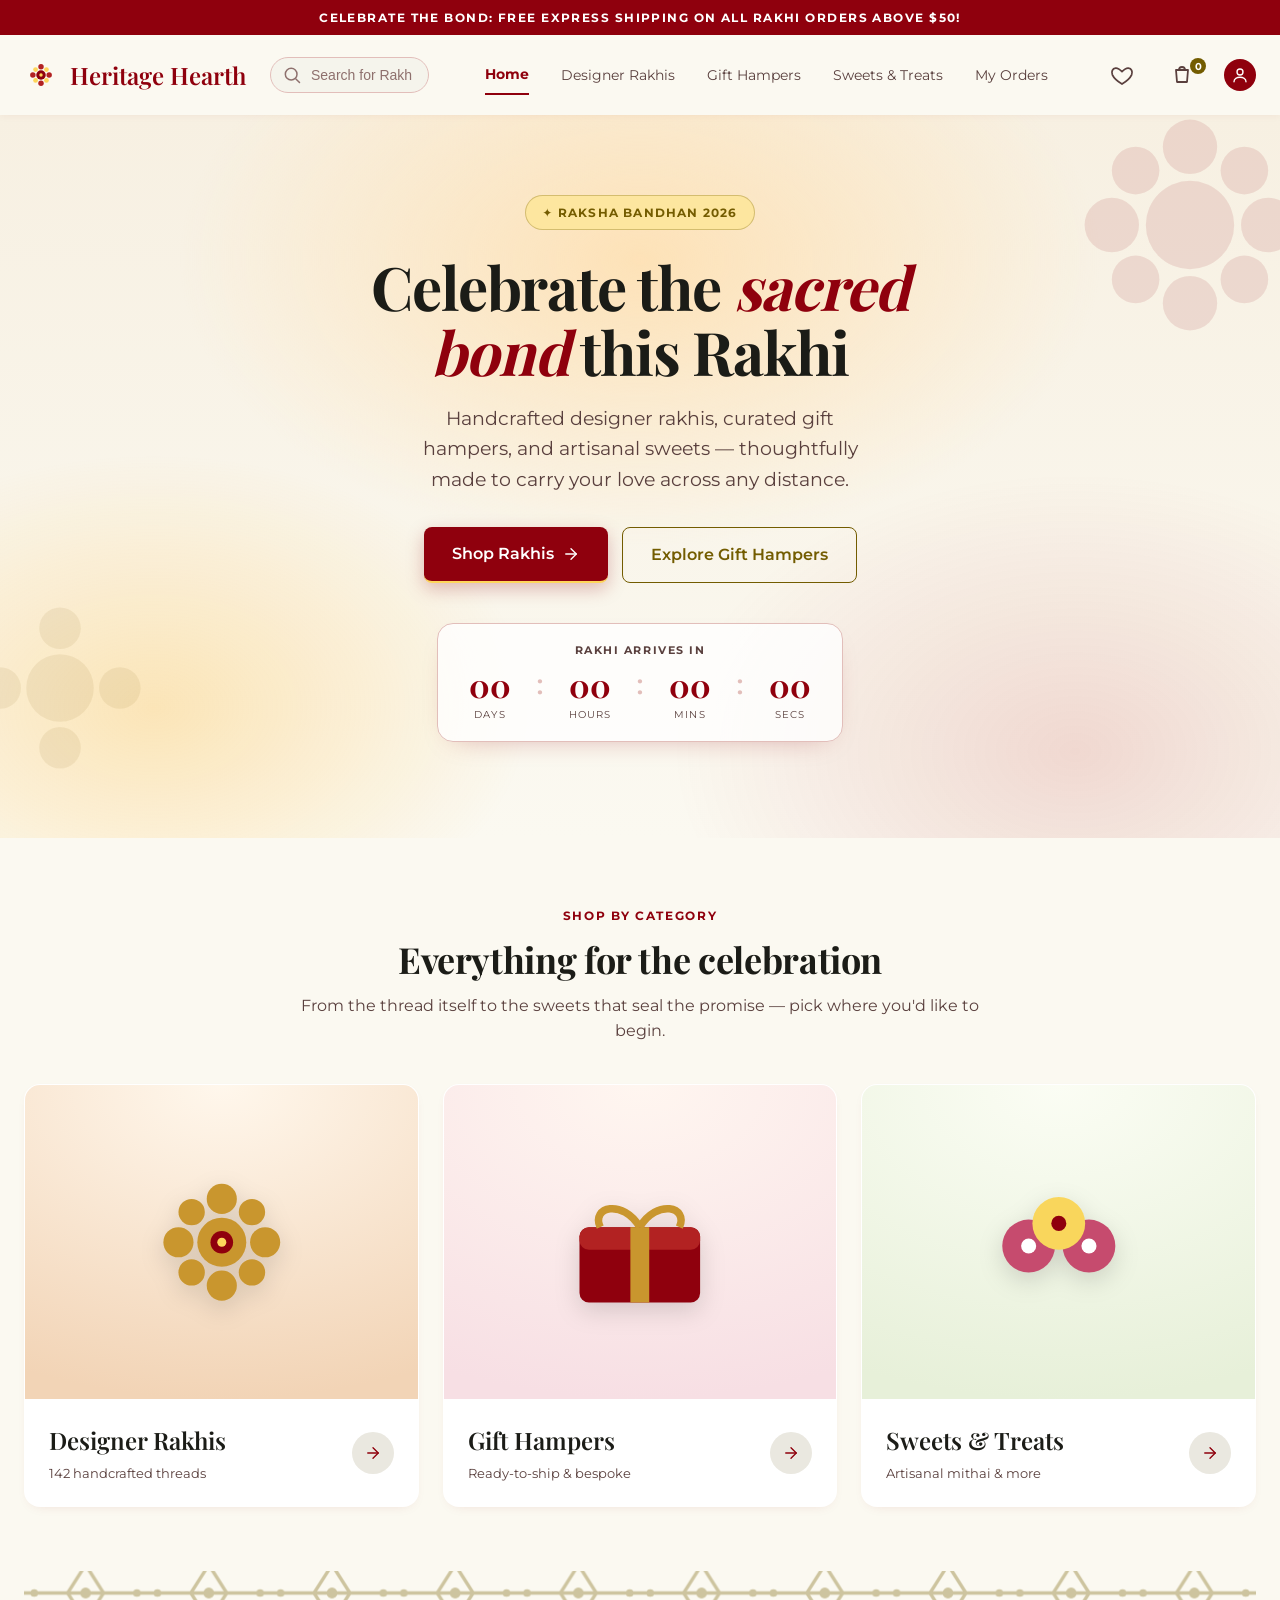
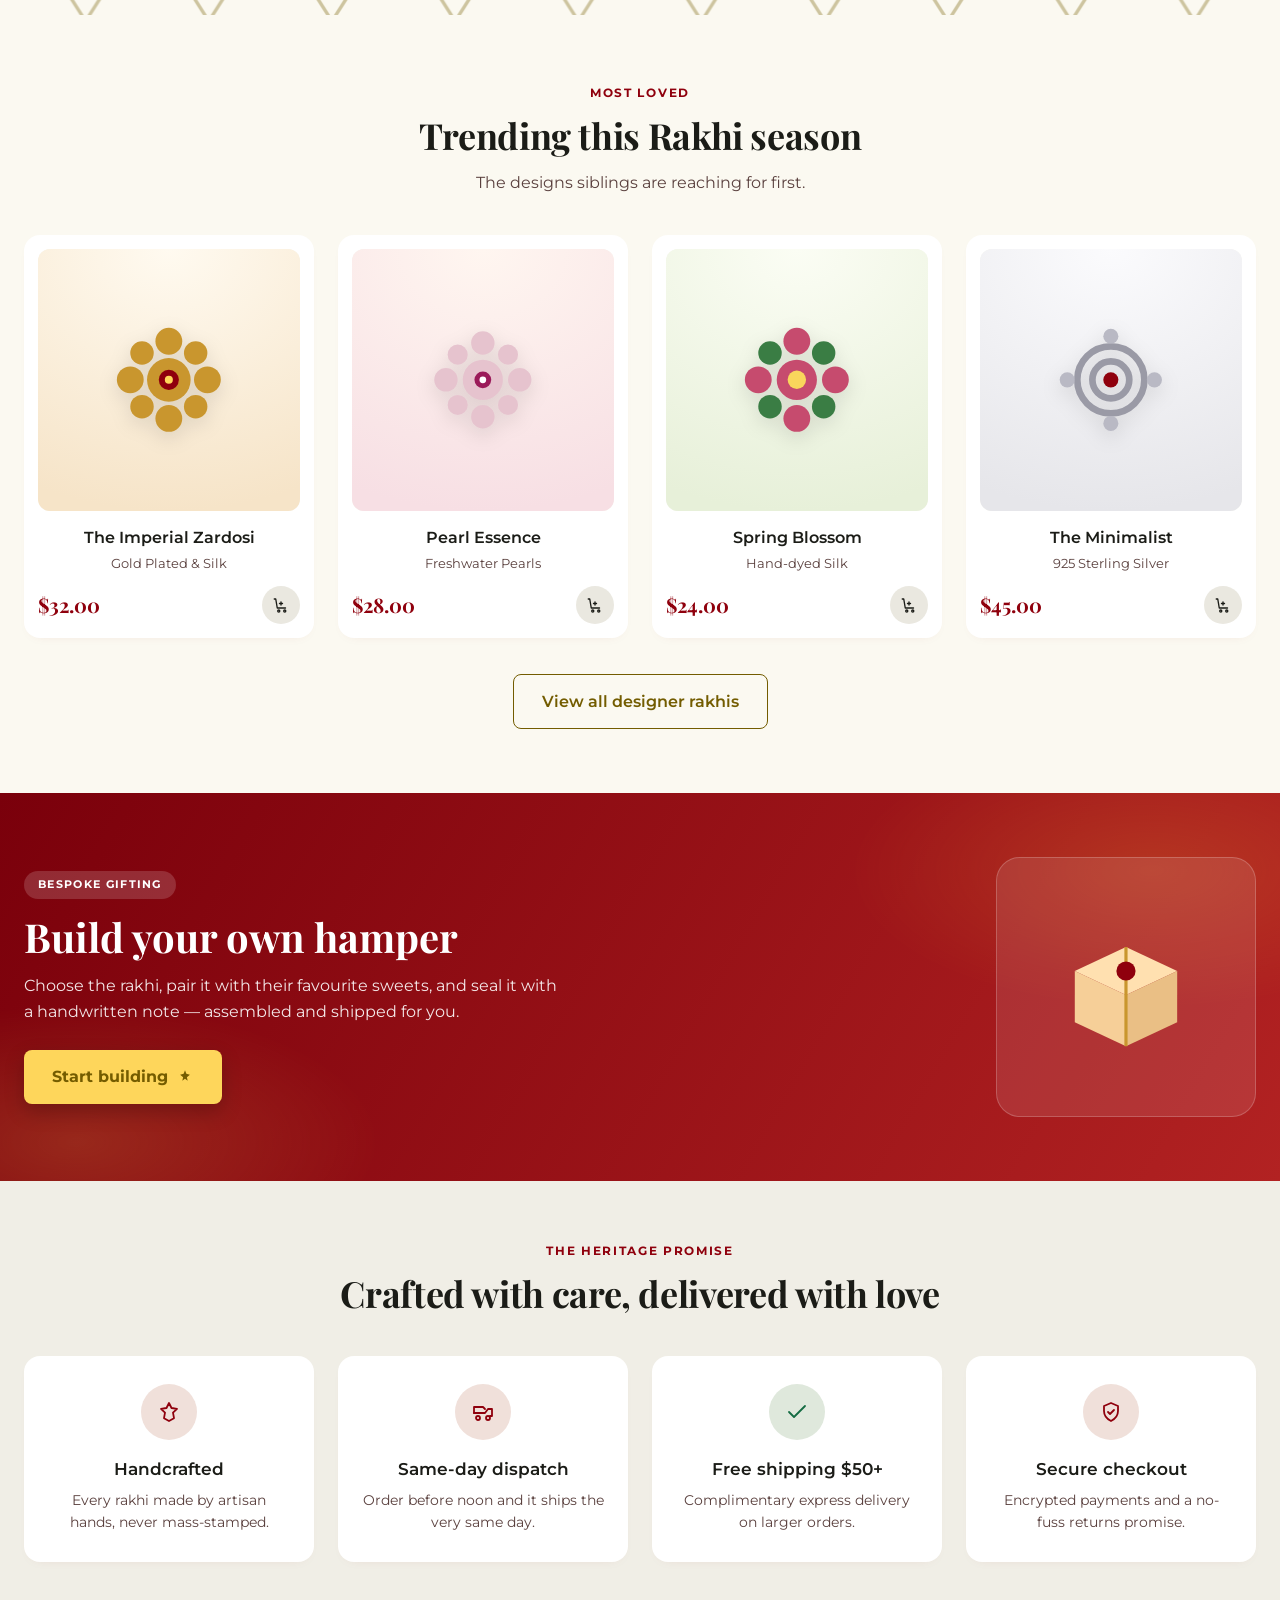
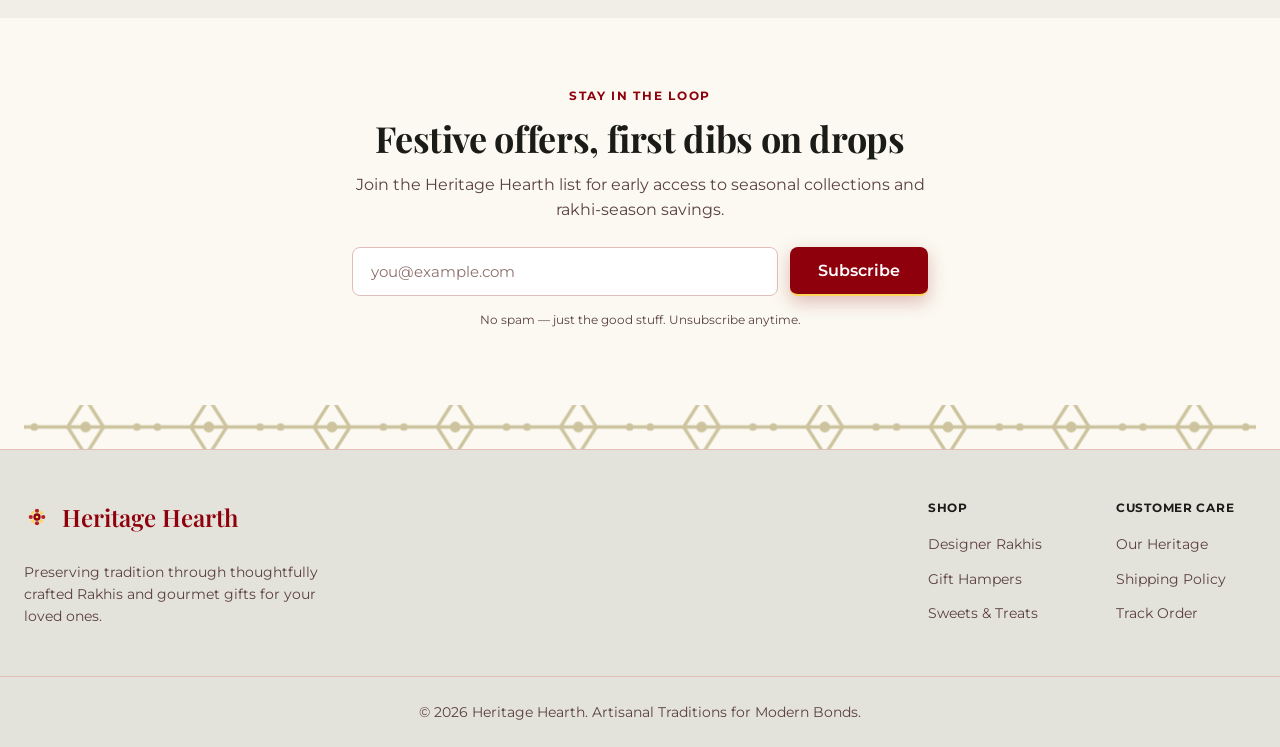
<file: index.html>
<!DOCTYPE html>
<html lang="en">
<head>
<meta charset="utf-8" />
<meta name="viewport" content="width=device-width, initial-scale=1.0" />
<title>Heritage Hearth — Raksha Bandhan</title>
<meta name="description" content="Celebrate the bond this Raksha Bandhan with handcrafted designer rakhis, curated gift hampers, and artisanal sweets." />
<style>
  /* ============ Embedded fonts (self-contained, no network) ============ */
  @font-face{font-family:'Playfair Display';font-style:normal;font-weight:600 700;font-display:swap;src:url([data-uri]) format('woff2');}
  @font-face{font-family:'Montserrat';font-style:normal;font-weight:400 700;font-display:swap;src:url([data-uri]) format('woff2');}

  /* ============ Design tokens (Heritage Hearth — DESIGN.md) ============ */
  :root{
    --background:#fbf9f1;--on-background:#1b1c17;
    --surface:#fbf9f1;--surface-variant:#e4e3db;
    --surface-container-lowest:#ffffff;--surface-container-low:#f5f4ec;--surface-container:#f0eee6;
    --surface-container-high:#eae8e0;--surface-container-highest:#e4e3db;
    --on-surface:#1b1c17;--on-surface-variant:#5a403e;
    --outline:#8e706d;--outline-variant:#e2beba;
    --primary:#8f000d;--on-primary:#ffffff;--primary-container:#b22222;--on-primary-container:#ffc8c2;--primary-fixed-dim:#ffb4ac;
    --secondary:#735c00;--on-secondary:#ffffff;--secondary-container:#fed65b;--on-secondary-container:#745c00;
    --tertiary:#5d3f00;--on-tertiary:#ffffff;--tertiary-container:#7c5500;
    --tertiary-fixed:#ffdeac;--tertiary-fixed-dim:#ffba38;--on-tertiary-fixed:#281900;
    --error:#ba1a1a;--on-error:#ffffff;
    --emerald:#146c43;--on-emerald:#ffffff;--gold-line:#fed65b;
    --serif:'Playfair Display', Georgia, 'Times New Roman', serif;
    --sans:'Montserrat', system-ui, -apple-system, 'Segoe UI', Roboto, sans-serif;
    --container:1280px;--gutter:24px;
  }

  *{box-sizing:border-box;}
  html{-webkit-text-size-adjust:100%;scroll-behavior:smooth;}
  body{margin:0;background:var(--background);color:var(--on-background);font-family:var(--sans);font-size:16px;line-height:1.6;-webkit-font-smoothing:antialiased;}
  img{max-width:100%;display:block;}
  a{color:inherit;text-decoration:none;}
  button{font-family:inherit;cursor:pointer;border:none;background:none;}
  :focus-visible{outline:2px solid var(--primary);outline-offset:2px;border-radius:3px;}
  .wrap{max-width:var(--container);margin:0 auto;padding-left:var(--gutter);padding-right:var(--gutter);}
  .icon{width:24px;height:24px;stroke:currentColor;stroke-width:1.8;fill:none;stroke-linecap:round;stroke-linejoin:round;flex:none;}
  .icon-sm{width:18px;height:18px;}

  /* ============ Announcement + header ============ */
  .announce{background:var(--primary);color:var(--on-primary);text-align:center;padding:8px 12px;font-size:12px;font-weight:700;text-transform:uppercase;letter-spacing:.12em;}
  header.site{position:sticky;top:0;z-index:50;width:100%;background:color-mix(in srgb,var(--surface) 90%,transparent);backdrop-filter:blur(10px);-webkit-backdrop-filter:blur(10px);box-shadow:0 1px 8px rgba(143,0,13,.05);}
  .header-inner{height:80px;display:flex;align-items:center;justify-content:space-between;gap:var(--gutter);}
  .brand{display:flex;align-items:center;gap:12px;flex:none;}
  .brand .mark{width:34px;height:34px;}
  .brand .name{font-family:var(--serif);font-weight:600;font-size:24px;color:var(--primary);}
  .search{flex:1;max-width:28rem;position:relative;display:flex;align-items:center;}
  .search svg{position:absolute;left:12px;width:20px;height:20px;color:var(--outline);}
  .search input{width:100%;padding:9px 16px 9px 40px;border-radius:999px;font-size:14px;background:var(--surface-container-low);border:1px solid var(--outline-variant);color:var(--on-background);}
  .search input::placeholder{color:var(--outline);}
  .search input:focus{outline:none;border-color:var(--primary);}
  nav.main{display:flex;align-items:center;gap:32px;padding:0 32px;}
  nav.main a{font-size:14px;color:var(--on-surface-variant);padding:8px 0;transition:color .2s;}
  nav.main a:hover{color:var(--primary);}
  nav.main a[aria-current="page"]{color:var(--primary);font-weight:700;border-bottom:2px solid var(--primary);}
  .actions{display:flex;align-items:center;gap:24px;flex:none;}
  .actions button{color:var(--on-surface-variant);display:flex;align-items:center;position:relative;transition:color .2s;}
  .actions button:hover{color:var(--primary);}
  .cart-badge{position:absolute;top:-4px;right:-6px;background:var(--secondary);color:var(--on-secondary);font-size:10px;width:16px;height:16px;border-radius:50%;display:flex;align-items:center;justify-content:center;font-weight:700;}
  .avatar{width:32px;height:32px;border-radius:50%;background:var(--primary);color:var(--on-primary);display:flex;align-items:center;justify-content:center;}

  /* ============ Shared buttons + ribbon ============ */
  .hbtn{display:inline-flex;align-items:center;gap:8px;padding:14px 28px;border-radius:.5rem;font-weight:600;font-size:16px;transition:.2s;}
  .hbtn-primary{background:var(--primary);color:var(--on-primary);border-bottom:2px solid var(--gold-line);box-shadow:0 6px 18px rgba(143,0,13,.25);}
  .hbtn-primary:hover{background:var(--primary-container);}
  .hbtn-gold{background:transparent;color:var(--secondary);border:1.5px solid var(--secondary);}
  .hbtn-gold:hover{background:var(--secondary-container);color:var(--on-secondary-container);border-color:var(--secondary-container);}
  .rakhi-ribbon{width:100%;max-width:var(--container);margin:0 auto;padding:0 var(--gutter);line-height:0;}
  .rakhi-ribbon svg{display:block;width:100%;height:44px;}

  .section{max-width:var(--container);margin:0 auto;padding:64px var(--gutter);}
  .sec-head{text-align:center;max-width:44rem;margin:0 auto 40px;}
  .eyebrow{display:inline-block;color:var(--primary);font-size:12px;font-weight:700;text-transform:uppercase;letter-spacing:.14em;margin-bottom:12px;}
  .sec-head h2{font-family:var(--serif);font-weight:700;font-size:36px;line-height:1.2;letter-spacing:-.01em;margin:0;text-wrap:balance;}
  .sec-head p{color:var(--on-surface-variant);margin:12px 0 0;}

  /* ============ Hero ============ */
  .hero{position:relative;overflow:hidden;text-align:center;padding:80px var(--gutter) 96px;}
  .hero .bg{position:absolute;inset:0;background:
      radial-gradient(50% 55% at 50% 20%, rgba(255,222,172,.8), transparent 72%),
      radial-gradient(45% 55% at 84% 88%, rgba(178,34,34,.15), transparent 70%),
      radial-gradient(42% 50% at 12% 82%, rgba(255,186,56,.30), transparent 70%),
      linear-gradient(180deg,#f7f0e2,#fbf9f1);z-index:-2;}
  .hero .motif{position:absolute;opacity:.10;z-index:-1;pointer-events:none;}
  .hero .motif.a{width:340px;height:340px;right:-80px;top:-60px;}
  .hero .motif.b{width:260px;height:260px;left:-70px;bottom:20px;opacity:.08;}
  .hero-inner{position:relative;max-width:52rem;margin:0 auto;display:flex;flex-direction:column;align-items:center;}
  .festive-pill{display:inline-flex;align-items:center;gap:8px;background:color-mix(in srgb,var(--secondary-container) 55%,var(--surface));color:var(--on-secondary-container);border:1px solid color-mix(in srgb,var(--secondary) 30%,transparent);padding:7px 16px;border-radius:999px;font-size:12px;font-weight:700;letter-spacing:.1em;text-transform:uppercase;margin-bottom:24px;}
  .hero h1{font-family:var(--serif);font-weight:700;font-size:60px;line-height:1.08;letter-spacing:-.02em;margin:0 0 20px;text-wrap:balance;}
  .hero h1 .accent{color:var(--primary);font-style:italic;}
  .hero .sub{font-size:19px;color:var(--on-surface-variant);max-width:38rem;margin:0 0 32px;text-wrap:balance;}
  .hero-ctas{display:flex;flex-wrap:wrap;gap:14px;justify-content:center;}

  .countdown{margin-top:40px;display:inline-flex;flex-direction:column;align-items:center;gap:10px;background:color-mix(in srgb,var(--surface-container-lowest) 80%,transparent);border:1px solid var(--outline-variant);border-radius:1rem;padding:18px 26px;box-shadow:0 10px 30px -18px rgba(143,0,13,.4);}
  .countdown .cd-label{font-size:11px;font-weight:700;letter-spacing:.14em;text-transform:uppercase;color:var(--on-surface-variant);}
  .cd-units{display:flex;gap:20px;}
  .cd-unit{display:flex;flex-direction:column;align-items:center;min-width:52px;}
  .cd-num{font-family:var(--serif);font-weight:700;font-size:32px;line-height:1;color:var(--primary);font-variant-numeric:tabular-nums;}
  .cd-lbl{font-size:10px;letter-spacing:.12em;text-transform:uppercase;color:var(--on-surface-variant);margin-top:6px;}
  .cd-sep{font-family:var(--serif);font-size:28px;color:var(--outline-variant);align-self:flex-start;line-height:1;}

  /* ============ Category cards ============ */
  .cat-grid{display:grid;grid-template-columns:repeat(3,1fr);gap:24px;}
  .cat{display:flex;flex-direction:column;background:var(--surface-container-lowest);border-radius:1rem;overflow:hidden;border:1px solid transparent;box-shadow:0 4px 14px -8px rgba(143,0,13,.18);transition:transform .3s,box-shadow .3s;}
  .cat:hover{transform:translateY(-6px);box-shadow:0 24px 44px -20px rgba(143,0,13,.28);}
  .cat .art{aspect-ratio:5/4;}
  .cat .body{padding:22px 24px;display:flex;align-items:center;justify-content:space-between;gap:12px;}
  .cat h3{font-family:var(--serif);font-weight:600;font-size:24px;margin:0;}
  .cat .body p{font-size:13px;color:var(--on-surface-variant);margin:4px 0 0;}
  .cat .go{width:42px;height:42px;border-radius:50%;background:var(--surface-container-high);color:var(--primary);display:flex;align-items:center;justify-content:center;flex:none;transition:.2s;}
  .cat:hover .go{background:var(--primary);color:var(--on-primary);}

  /* ============ Product art ============ */
  .art{display:flex;align-items:center;justify-content:center;width:100%;height:100%;position:relative;background:radial-gradient(120% 100% at 50% 0%, var(--art-b,#fff), var(--art-a,#f0eee6));}
  .art svg.motif-lg{width:60%;height:60%;filter:drop-shadow(0 8px 12px rgba(0,0,0,.14));}
  .art .cap{position:absolute;bottom:10px;left:0;right:0;text-align:center;font-size:10px;letter-spacing:.1em;text-transform:uppercase;color:var(--on-surface-variant);opacity:.5;}

  /* ============ Trending products ============ */
  .prod-grid{display:grid;grid-template-columns:repeat(4,1fr);gap:24px;}
  .prod{display:flex;flex-direction:column;background:var(--surface-container-lowest);border-radius:1rem;padding:14px;box-shadow:0 4px 14px -10px rgba(143,0,13,.18);transition:transform .3s,box-shadow .3s;}
  .prod:hover{transform:translateY(-4px);box-shadow:0 20px 38px -18px rgba(143,0,13,.26);}
  .prod .thumb{position:relative;aspect-ratio:1;border-radius:.75rem;overflow:hidden;margin-bottom:14px;background:var(--surface-container-low);}
  .prod .thumb .art svg{width:64%;height:64%;filter:drop-shadow(0 6px 10px rgba(0,0,0,.12));transition:transform .6s ease;}
  .prod:hover .thumb .art svg{transform:scale(1.06);}
  .badge{position:absolute;top:12px;left:12px;padding:4px 11px;border-radius:999px;font-size:10px;font-weight:700;text-transform:uppercase;letter-spacing:.06em;}
  .badge.best{background:var(--tertiary-fixed-dim);color:var(--on-tertiary-fixed);}
  .prod h3{font-family:var(--sans);font-weight:600;font-size:16px;margin:0 0 2px;text-align:center;}
  .prod .sub{font-size:13px;color:var(--on-surface-variant);margin:0 0 8px;text-align:center;}
  .prod .foot{margin-top:auto;display:flex;align-items:center;justify-content:space-between;padding-top:4px;}
  .prod .price{font-family:var(--serif);font-weight:700;font-size:20px;color:var(--primary);}
  .addbtn{width:38px;height:38px;border-radius:50%;display:flex;align-items:center;justify-content:center;background:var(--surface-container-high);color:var(--on-surface);transition:.2s;}
  .prod:hover .addbtn{background:var(--primary);color:var(--on-primary);}
  .see-all{text-align:center;margin-top:36px;}

  /* ============ Build-a-box band ============ */
  .band{position:relative;overflow:hidden;background:linear-gradient(120deg,#7a000b,#b22222);color:#fff;}
  .band .inner{max-width:var(--container);margin:0 auto;padding:64px var(--gutter);display:flex;flex-wrap:wrap;align-items:center;gap:40px;justify-content:space-between;}
  .band .deco{position:absolute;inset:0;opacity:.16;background:radial-gradient(40% 60% at 90% 20%, #ffba38, transparent 60%),radial-gradient(40% 60% at 6% 90%, #fed65b, transparent 60%);pointer-events:none;}
  .band .copy{position:relative;max-width:34rem;}
  .band .tag{display:inline-block;padding:5px 14px;border-radius:999px;background:rgba(255,255,255,.16);color:#fff;font-size:11px;font-weight:700;letter-spacing:.12em;text-transform:uppercase;margin-bottom:16px;}
  .band h2{font-family:var(--serif);font-weight:700;font-size:40px;line-height:1.1;margin:0 0 14px;color:#fff;}
  .band p{color:rgba(255,255,255,.9);margin:0 0 26px;}
  .band .band-cta{display:inline-flex;align-items:center;gap:8px;background:var(--secondary-container);color:var(--on-secondary-container);padding:14px 28px;border-radius:.5rem;font-weight:700;box-shadow:0 8px 20px rgba(0,0,0,.22);transition:.2s;}
  .band .band-cta:hover{background:#fff;color:var(--primary);}
  .band .art-wrap{position:relative;width:260px;height:260px;flex:none;border-radius:1.5rem;background:rgba(255,255,255,.1);border:1px solid rgba(255,255,255,.2);display:flex;align-items:center;justify-content:center;}
  .band .art-wrap svg{width:62%;height:62%;}

  /* ============ Why us ============ */
  .why{background:var(--surface-container);}
  .why-grid{display:grid;grid-template-columns:repeat(4,1fr);gap:24px;}
  .why-tile{background:var(--surface-container-lowest);border-radius:1rem;padding:28px 24px;text-align:center;box-shadow:0 4px 14px -10px rgba(143,0,13,.18);}
  .why-tile .circle{width:56px;height:56px;border-radius:50%;display:flex;align-items:center;justify-content:center;margin:0 auto 16px;background:color-mix(in srgb,var(--primary) 10%,var(--surface));color:var(--primary);}
  .why-tile.g .circle{background:color-mix(in srgb,var(--emerald) 12%,var(--surface));color:var(--emerald);}
  .why-tile h3{font-family:var(--sans);font-weight:600;font-size:17px;margin:0 0 6px;}
  .why-tile p{font-size:14px;color:var(--on-surface-variant);margin:0;}

  /* ============ Newsletter ============ */
  .news{text-align:center;}
  .news .box{max-width:36rem;margin:0 auto;}
  .news form{display:flex;gap:12px;margin-top:24px;}
  .news input{flex:1;padding:14px 18px;border-radius:.5rem;border:1px solid var(--outline-variant);background:var(--surface-container-lowest);font-size:15px;color:var(--on-background);font-family:inherit;transition:.2s;}
  .news input::placeholder{color:var(--outline);}
  .news input:focus{outline:none;border-color:var(--primary);box-shadow:0 0 0 3px rgba(143,0,13,.12);}
  .news .hbtn-primary{flex:none;}
  .news .fineprint{font-size:12px;color:var(--on-surface-variant);margin-top:14px;}

  /* ============ Footer ============ */
  footer.site{background:var(--surface-container-highest);border-top:1px solid var(--outline-variant);}
  .footer-top{display:flex;flex-wrap:wrap;justify-content:space-between;gap:48px;padding-top:48px;padding-bottom:48px;}
  .footer-brand{max-width:20rem;}
  .footer-brand .row{display:flex;align-items:center;gap:12px;margin-bottom:24px;}
  .footer-brand .mark{width:26px;height:26px;}
  .footer-brand .name{font-family:var(--serif);font-weight:600;font-size:24px;color:var(--primary);}
  .footer-brand p{font-size:14px;color:var(--on-surface-variant);margin:0;}
  .footer-cols{display:grid;grid-template-columns:repeat(2,minmax(140px,1fr));gap:24px 48px;}
  .footer-cols h4{font-size:12px;font-weight:700;text-transform:uppercase;letter-spacing:.06em;margin:0 0 16px;}
  .footer-cols ul{list-style:none;margin:0;padding:0;display:flex;flex-direction:column;gap:12px;}
  .footer-cols li{font-size:14px;color:var(--on-surface-variant);cursor:pointer;transition:color .15s;}
  .footer-cols li:hover{color:var(--primary);}
  .footer-cols li a{display:inline;}
  .socials{display:flex;gap:16px;color:var(--on-surface-variant);}
  .socials button:hover{color:var(--primary);}
  .copyright{border-top:1px solid var(--outline-variant);text-align:center;padding:24px 0;font-size:14px;color:var(--on-surface-variant);}

  /* ============ Responsive ============ */
  @media (max-width:1023px){
    nav.main{display:none;}
    .prod-grid{grid-template-columns:repeat(2,1fr);}
    .why-grid{grid-template-columns:repeat(2,1fr);}
    .hero h1{font-size:46px;}
  }
  @media (max-width:767px){
    .search{display:none;}
    .brand .name{display:none;}
    .cat-grid{grid-template-columns:1fr;}
    .hero h1{font-size:34px;}
    .hero .sub{font-size:17px;}
    .sec-head h2{font-size:28px;}
    .band h2{font-size:30px;}
    .news form{flex-direction:column;}
    .actions{gap:16px;}
    .cd-units{gap:12px;}
  }
  @media (prefers-reduced-motion:reduce){*{transition:none !important;animation:none !important;scroll-behavior:auto;}}
</style>
</head>
<body>

<div class="announce">Celebrate the Bond: Free Express Shipping on all Rakhi Orders above $50!</div>

<header class="site">
  <div class="wrap header-inner">
    <div class="brand">
      <svg class="mark" viewBox="0 0 100 100" aria-hidden="true"><circle cx="50" cy="50" r="14" fill="#8f000d"/><g fill="#b22222"><circle cx="50" cy="26" r="8"/><circle cx="50" cy="74" r="8"/><circle cx="26" cy="50" r="8"/><circle cx="74" cy="50" r="8"/></g><g fill="#fed65b"><circle cx="34" cy="34" r="7"/><circle cx="66" cy="34" r="7"/><circle cx="34" cy="66" r="7"/><circle cx="66" cy="66" r="7"/></g><circle cx="50" cy="50" r="5" fill="#fed65b"/></svg>
      <span class="name">Heritage Hearth</span>
    </div>
    <div class="search">
      <svg viewBox="0 0 24 24" fill="none" stroke="currentColor" stroke-width="1.8" stroke-linecap="round"><circle cx="11" cy="11" r="7"/><line x1="21" y1="21" x2="16.7" y2="16.7"/></svg>
      <input type="text" placeholder="Search for Rakhis, Gifts..." aria-label="Search" />
    </div>
    <nav class="main" aria-label="Primary">
      <a href="index.html" aria-current="page">Home</a>
      <a href="designer-rakhis.html">Designer Rakhis</a>
      <a href="gift-hampers.html">Gift Hampers</a>
      <a href="#">Sweets &amp; Treats</a>
      <a href="#">My Orders</a>
    </nav>
    <div class="actions">
      <button aria-label="Wishlist"><svg class="icon" viewBox="0 0 24 24"><path d="M12 21s-7.5-4.6-9.6-9.2C1 8.4 2.6 5.5 5.6 5.1 7.7 4.8 9.4 6 12 8.6 14.6 6 16.3 4.8 18.4 5.1c3 .4 4.6 3.3 3.2 6.7C19.5 16.4 12 21 12 21z"/></svg></button>
      <button aria-label="Cart"><svg class="icon" viewBox="0 0 24 24"><path d="M6 7h12l-1 12H7L6 7z"/><path d="M9 7a3 3 0 0 1 6 0"/></svg><span class="cart-badge">0</span></button>
      <div class="avatar" aria-label="Account"><svg class="icon icon-sm" viewBox="0 0 24 24"><circle cx="12" cy="8" r="4"/><path d="M4 21c0-4 4-6 8-6s8 2 8 6"/></svg></div>
    </div>
  </div>
</header>

<main>
  <!-- Hero -->
  <section class="hero">
    <div class="bg"></div>
    <svg class="motif a" viewBox="0 0 100 100" aria-hidden="true"><g fill="#8f000d"><circle cx="50" cy="50" r="13"/><circle cx="50" cy="27" r="8"/><circle cx="50" cy="73" r="8"/><circle cx="27" cy="50" r="8"/><circle cx="73" cy="50" r="8"/><circle cx="34" cy="34" r="7"/><circle cx="66" cy="34" r="7"/><circle cx="34" cy="66" r="7"/><circle cx="66" cy="66" r="7"/></g></svg>
    <svg class="motif b" viewBox="0 0 100 100" aria-hidden="true"><g fill="#7c5500"><circle cx="50" cy="50" r="13"/><circle cx="50" cy="27" r="8"/><circle cx="50" cy="73" r="8"/><circle cx="27" cy="50" r="8"/><circle cx="73" cy="50" r="8"/></g></svg>
    <div class="hero-inner">
      <span class="festive-pill">✦ Raksha Bandhan 2026</span>
      <h1>Celebrate the <span class="accent">sacred bond</span> this Rakhi</h1>
      <p class="sub">Handcrafted designer rakhis, curated gift hampers, and artisanal sweets — thoughtfully made to carry your love across any distance.</p>
      <div class="hero-ctas">
        <a class="hbtn hbtn-primary" href="designer-rakhis.html">Shop Rakhis
          <svg class="icon icon-sm" viewBox="0 0 24 24"><line x1="5" y1="12" x2="19" y2="12"/><polyline points="12 5 19 12 12 19"/></svg>
        </a>
        <a class="hbtn hbtn-gold" href="gift-hampers.html">Explore Gift Hampers</a>
      </div>
      <div class="countdown" aria-live="polite">
        <span class="cd-label">Rakhi arrives in</span>
        <div class="cd-units">
          <div class="cd-unit"><span class="cd-num" id="cd-days">--</span><span class="cd-lbl">Days</span></div>
          <span class="cd-sep">:</span>
          <div class="cd-unit"><span class="cd-num" id="cd-hours">--</span><span class="cd-lbl">Hours</span></div>
          <span class="cd-sep">:</span>
          <div class="cd-unit"><span class="cd-num" id="cd-mins">--</span><span class="cd-lbl">Mins</span></div>
          <span class="cd-sep">:</span>
          <div class="cd-unit"><span class="cd-num" id="cd-secs">--</span><span class="cd-lbl">Secs</span></div>
        </div>
      </div>
    </div>
  </section>

  <!-- Shop by Category -->
  <section class="section">
    <div class="sec-head">
      <span class="eyebrow">Shop by Category</span>
      <h2>Everything for the celebration</h2>
      <p>From the thread itself to the sweets that seal the promise — pick where you'd like to begin.</p>
    </div>
    <div class="cat-grid">
      <a class="cat" href="designer-rakhis.html">
        <div class="art" style="--art-a:#f2d4b6;--art-b:#fff7ec;">
          <svg class="motif-lg" viewBox="0 0 100 100" aria-hidden="true"><g fill="#c9962e"><circle cx="50" cy="50" r="13"/><circle cx="50" cy="27" r="8"/><circle cx="50" cy="73" r="8"/><circle cx="27" cy="50" r="8"/><circle cx="73" cy="50" r="8"/><circle cx="34" cy="34" r="7"/><circle cx="66" cy="34" r="7"/><circle cx="34" cy="66" r="7"/><circle cx="66" cy="66" r="7"/></g><circle cx="50" cy="50" r="6" fill="#8f000d"/><circle cx="50" cy="50" r="2.4" fill="#fed65b"/></svg>
        </div>
        <div class="body">
          <div><h3>Designer Rakhis</h3><p>142 handcrafted threads</p></div>
          <span class="go"><svg class="icon icon-sm" viewBox="0 0 24 24"><line x1="5" y1="12" x2="19" y2="12"/><polyline points="12 5 19 12 12 19"/></svg></span>
        </div>
      </a>
      <a class="cat" href="gift-hampers.html">
        <div class="art" style="--art-a:#f7dfe4;--art-b:#fff6f0;">
          <svg class="motif-lg" viewBox="0 0 100 100" aria-hidden="true"><rect x="18" y="42" width="64" height="40" rx="5" fill="#8f000d"/><rect x="18" y="42" width="64" height="12" rx="5" fill="#b22222"/><rect x="45" y="42" width="10" height="40" fill="#c9962e"/><path d="M50 42c-9-15-26-11-21 0M50 42c9-15 26-11 21 0" fill="none" stroke="#c9962e" stroke-width="4"/></svg>
        </div>
        <div class="body">
          <div><h3>Gift Hampers</h3><p>Ready-to-ship &amp; bespoke</p></div>
          <span class="go"><svg class="icon icon-sm" viewBox="0 0 24 24"><line x1="5" y1="12" x2="19" y2="12"/><polyline points="12 5 19 12 12 19"/></svg></span>
        </div>
      </a>
      <a class="cat" href="#">
        <div class="art" style="--art-a:#e7f0d9;--art-b:#fbfdf4;">
          <svg class="motif-lg" viewBox="0 0 100 100" aria-hidden="true"><g fill="#c64b6e"><circle cx="34" cy="52" r="14"/><circle cx="66" cy="52" r="14"/></g><circle cx="50" cy="40" r="14" fill="#f9d65c"/><circle cx="34" cy="52" r="4" fill="#fff"/><circle cx="66" cy="52" r="4" fill="#fff"/><circle cx="50" cy="40" r="4" fill="#8f000d"/></svg>
        </div>
        <div class="body">
          <div><h3>Sweets &amp; Treats</h3><p>Artisanal mithai &amp; more</p></div>
          <span class="go"><svg class="icon icon-sm" viewBox="0 0 24 24"><line x1="5" y1="12" x2="19" y2="12"/><polyline points="12 5 19 12 12 19"/></svg></span>
        </div>
      </a>
    </div>
  </section>

  <div class="rakhi-ribbon" aria-hidden="true">
    <svg viewBox="0 0 480 44" preserveAspectRatio="xMidYMid slice"><defs><pattern id="henna" width="48" height="44" patternUnits="userSpaceOnUse"><g fill="none" stroke="#735c00" stroke-width="1.3" opacity="0.34"><path d="M0 22h48"/><path d="M24 11l7 11-7 11-7-11z"/><circle cx="24" cy="22" r="2.1" fill="#735c00" stroke="none"/><circle cx="4" cy="22" r="1.5" fill="#735c00" stroke="none"/><circle cx="44" cy="22" r="1.5" fill="#735c00" stroke="none"/></g></pattern></defs><rect width="480" height="44" fill="url(#henna)"/></svg>
  </div>

  <!-- Trending -->
  <section class="section">
    <div class="sec-head">
      <span class="eyebrow">Most Loved</span>
      <h2>Trending this Rakhi season</h2>
      <p>The designs siblings are reaching for first.</p>
    </div>
    <div class="prod-grid">
      <article class="prod">
        <div class="thumb"><span class="badge best">Bestseller</span>
          <div class="art" style="--art-a:#f6e4c8;--art-b:#fffaf0;"><svg viewBox="0 0 100 100" aria-hidden="true"><g fill="#c9962e"><circle cx="50" cy="50" r="13"/><circle cx="50" cy="27" r="8"/><circle cx="50" cy="73" r="8"/><circle cx="27" cy="50" r="8"/><circle cx="73" cy="50" r="8"/><circle cx="34" cy="34" r="7"/><circle cx="66" cy="34" r="7"/><circle cx="34" cy="66" r="7"/><circle cx="66" cy="66" r="7"/></g><circle cx="50" cy="50" r="6" fill="#8f000d"/><circle cx="50" cy="50" r="2.4" fill="#fed65b"/></svg></div>
        </div>
        <h3>The Imperial Zardosi</h3><p class="sub">Gold Plated &amp; Silk</p>
        <div class="foot"><span class="price">$32.00</span><button class="addbtn" aria-label="Add to cart"><svg class="icon icon-sm" viewBox="0 0 24 24"><circle cx="9" cy="20" r="1.4"/><circle cx="17" cy="20" r="1.4"/><path d="M3 4h2l2 12h11"/><path d="M12 8v4M10 10h4"/></svg></button></div>
      </article>
      <article class="prod">
        <div class="thumb">
          <div class="art" style="--art-a:#f7dfe4;--art-b:#fff6f0;"><svg viewBox="0 0 100 100" aria-hidden="true"><g fill="#e6c3ce"><circle cx="50" cy="50" r="12"/><circle cx="50" cy="28" r="7"/><circle cx="50" cy="72" r="7"/><circle cx="28" cy="50" r="7"/><circle cx="72" cy="50" r="7"/><circle cx="35" cy="35" r="6"/><circle cx="65" cy="35" r="6"/><circle cx="35" cy="65" r="6"/><circle cx="65" cy="65" r="6"/></g><circle cx="50" cy="50" r="5" fill="#9B1B5A"/><circle cx="50" cy="50" r="2" fill="#fff"/></svg></div>
        </div>
        <h3>Pearl Essence</h3><p class="sub">Freshwater Pearls</p>
        <div class="foot"><span class="price">$28.00</span><button class="addbtn" aria-label="Add to cart"><svg class="icon icon-sm" viewBox="0 0 24 24"><circle cx="9" cy="20" r="1.4"/><circle cx="17" cy="20" r="1.4"/><path d="M3 4h2l2 12h11"/><path d="M12 8v4M10 10h4"/></svg></button></div>
      </article>
      <article class="prod">
        <div class="thumb">
          <div class="art" style="--art-a:#e7f0d9;--art-b:#fbfdf4;"><svg viewBox="0 0 100 100" aria-hidden="true"><g fill="#c64b6e"><circle cx="50" cy="50" r="12"/><circle cx="50" cy="27" r="8"/><circle cx="50" cy="73" r="8"/><circle cx="27" cy="50" r="8"/><circle cx="73" cy="50" r="8"/></g><g fill="#3a7d44"><circle cx="34" cy="34" r="7"/><circle cx="66" cy="34" r="7"/><circle cx="34" cy="66" r="7"/><circle cx="66" cy="66" r="7"/></g><circle cx="50" cy="50" r="5.5" fill="#f9d65c"/></svg></div>
        </div>
        <h3>Spring Blossom</h3><p class="sub">Hand-dyed Silk</p>
        <div class="foot"><span class="price">$24.00</span><button class="addbtn" aria-label="Add to cart"><svg class="icon icon-sm" viewBox="0 0 24 24"><circle cx="9" cy="20" r="1.4"/><circle cx="17" cy="20" r="1.4"/><path d="M3 4h2l2 12h11"/><path d="M12 8v4M10 10h4"/></svg></button></div>
      </article>
      <article class="prod">
        <div class="thumb">
          <div class="art" style="--art-a:#e6e6ea;--art-b:#fbfbfd;"><svg viewBox="0 0 100 100" aria-hidden="true"><g fill="none" stroke="#9a9aa6" stroke-width="4"><circle cx="50" cy="50" r="20"/><circle cx="50" cy="50" r="11"/></g><g fill="#b9b9c4"><circle cx="50" cy="24" r="4.5"/><circle cx="50" cy="76" r="4.5"/><circle cx="24" cy="50" r="4.5"/><circle cx="76" cy="50" r="4.5"/></g><circle cx="50" cy="50" r="4.5" fill="#8f000d"/></svg></div>
        </div>
        <h3>The Minimalist</h3><p class="sub">925 Sterling Silver</p>
        <div class="foot"><span class="price">$45.00</span><button class="addbtn" aria-label="Add to cart"><svg class="icon icon-sm" viewBox="0 0 24 24"><circle cx="9" cy="20" r="1.4"/><circle cx="17" cy="20" r="1.4"/><path d="M3 4h2l2 12h11"/><path d="M12 8v4M10 10h4"/></svg></button></div>
      </article>
    </div>
    <div class="see-all"><a class="hbtn hbtn-gold" href="designer-rakhis.html">View all designer rakhis</a></div>
  </section>

  <!-- Build-a-box band -->
  <section class="band">
    <div class="deco"></div>
    <div class="inner">
      <div class="copy">
        <span class="tag">Bespoke Gifting</span>
        <h2>Build your own hamper</h2>
        <p>Choose the rakhi, pair it with their favourite sweets, and seal it with a handwritten note — assembled and shipped for you.</p>
        <a class="band-cta" href="gift-hampers.html">Start building
          <svg class="icon icon-sm" viewBox="0 0 24 24"><path d="M12 3l1.8 4.7L18.5 9l-4 3.2L15.6 17 12 14.4 8.4 17l1.1-4.8-4-3.2 4.7-1.3z" fill="currentColor" stroke="none"/></svg>
        </a>
      </div>
      <div class="art-wrap">
        <svg viewBox="0 0 100 100" aria-hidden="true"><path d="M18 40l32-15 32 15-32 15z" fill="#ffe0b0"/><path d="M18 40v32l32 15V55z" fill="#f6cf98"/><path d="M82 40v32L50 87V55z" fill="#eabf85"/><path d="M50 25v62" stroke="#c9962e" stroke-width="2"/><g fill="#8f000d"><circle cx="50" cy="40" r="6"/></g></svg>
      </div>
    </div>
  </section>

  <!-- Why us -->
  <section class="why">
    <div class="section" style="padding-top:56px;padding-bottom:56px;">
      <div class="sec-head">
        <span class="eyebrow">The Heritage Promise</span>
        <h2>Crafted with care, delivered with love</h2>
      </div>
      <div class="why-grid">
        <div class="why-tile">
          <div class="circle"><svg class="icon" viewBox="0 0 24 24"><path d="M12 3l2.5 5 5.5.8-4 3.9 1 5.5L12 21l-5-2.8 1-5.5-4-3.9 5.5-.8z"/></svg></div>
          <h3>Handcrafted</h3><p>Every rakhi made by artisan hands, never mass-stamped.</p>
        </div>
        <div class="why-tile">
          <div class="circle"><svg class="icon" viewBox="0 0 24 24"><path d="M3 13h11l3-4h4v7h-2"/><circle cx="7" cy="18" r="2"/><circle cx="17" cy="18" r="2"/><path d="M3 13V7h9l2 2"/></svg></div>
          <h3>Same-day dispatch</h3><p>Order before noon and it ships the very same day.</p>
        </div>
        <div class="why-tile g">
          <div class="circle"><svg class="icon" viewBox="0 0 24 24"><path d="M20 6L9 17l-5-5"/></svg></div>
          <h3>Free shipping $50+</h3><p>Complimentary express delivery on larger orders.</p>
        </div>
        <div class="why-tile">
          <div class="circle"><svg class="icon" viewBox="0 0 24 24"><path d="M12 3l7 3v5c0 4.5-3 8-7 10-4-2-7-5.5-7-10V6z"/><path d="M9 12l2 2 4-4"/></svg></div>
          <h3>Secure checkout</h3><p>Encrypted payments and a no-fuss returns promise.</p>
        </div>
      </div>
    </div>
  </section>

  <!-- Newsletter -->
  <section class="section news">
    <div class="box">
      <div class="sec-head" style="margin-bottom:0;">
        <span class="eyebrow">Stay in the loop</span>
        <h2>Festive offers, first dibs on drops</h2>
        <p>Join the Heritage Hearth list for early access to seasonal collections and rakhi-season savings.</p>
      </div>
      <form onsubmit="return false;">
        <input type="email" placeholder="you@example.com" aria-label="Email address" required />
        <button class="hbtn hbtn-primary" type="submit">Subscribe</button>
      </form>
      <p class="fineprint">No spam — just the good stuff. Unsubscribe anytime.</p>
    </div>
  </section>
</main>

<div class="rakhi-ribbon" aria-hidden="true">
  <svg viewBox="0 0 480 44" preserveAspectRatio="xMidYMid slice"><defs><pattern id="henna2" width="48" height="44" patternUnits="userSpaceOnUse"><g fill="none" stroke="#735c00" stroke-width="1.3" opacity="0.34"><path d="M0 22h48"/><path d="M24 11l7 11-7 11-7-11z"/><circle cx="24" cy="22" r="2.1" fill="#735c00" stroke="none"/><circle cx="4" cy="22" r="1.5" fill="#735c00" stroke="none"/><circle cx="44" cy="22" r="1.5" fill="#735c00" stroke="none"/></g></pattern></defs><rect width="480" height="44" fill="url(#henna2)"/></svg>
</div>

<footer class="site">
  <div class="wrap footer-top">
    <div class="footer-brand">
      <div class="row">
        <svg class="mark" viewBox="0 0 100 100" aria-hidden="true"><circle cx="50" cy="50" r="14" fill="#8f000d"/><g fill="#b22222"><circle cx="50" cy="26" r="8"/><circle cx="50" cy="74" r="8"/><circle cx="26" cy="50" r="8"/><circle cx="74" cy="50" r="8"/></g><g fill="#fed65b"><circle cx="34" cy="34" r="7"/><circle cx="66" cy="34" r="7"/><circle cx="34" cy="66" r="7"/><circle cx="66" cy="66" r="7"/></g><circle cx="50" cy="50" r="5" fill="#fed65b"/></svg>
        <span class="name">Heritage Hearth</span>
      </div>
      <p>Preserving tradition through thoughtfully crafted Rakhis and gourmet gifts for your loved ones.</p>
    </div>
    <div class="footer-cols">
      <div>
        <h4>Shop</h4>
        <ul><li><a href="designer-rakhis.html">Designer Rakhis</a></li><li><a href="gift-hampers.html">Gift Hampers</a></li><li><a href="#">Sweets &amp; Treats</a></li></ul>
      </div>
      <div>
        <h4>Customer Care</h4>
        <ul><li>Our Heritage</li><li>Shipping Policy</li><li>Track Order</li></ul>
      </div>
    </div>
  </div>
  <div class="copyright">© 2026 Heritage Hearth. Artisanal Traditions for Modern Bonds.</div>
</footer>

<script>
  (function(){
    // Raksha Bandhan 2026 — update this date if needed.
    var target = new Date('2026-08-28T00:00:00');
    var d=document.getElementById('cd-days'),h=document.getElementById('cd-hours'),
        m=document.getElementById('cd-mins'),s=document.getElementById('cd-secs');
    function pad(n){return (n<10?'0':'')+n;}
    function tick(){
      var diff=target-new Date();
      if(diff<=0){d.textContent='00';h.textContent='00';m.textContent='00';s.textContent='00';return;}
      var sec=Math.floor(diff/1000);
      d.textContent=pad(Math.floor(sec/86400));
      h.textContent=pad(Math.floor(sec%86400/3600));
      m.textContent=pad(Math.floor(sec%3600/60));
      s.textContent=pad(sec%60);
    }
    tick(); setInterval(tick,1000);
  })();
</script>

</body>
</html>
</file>
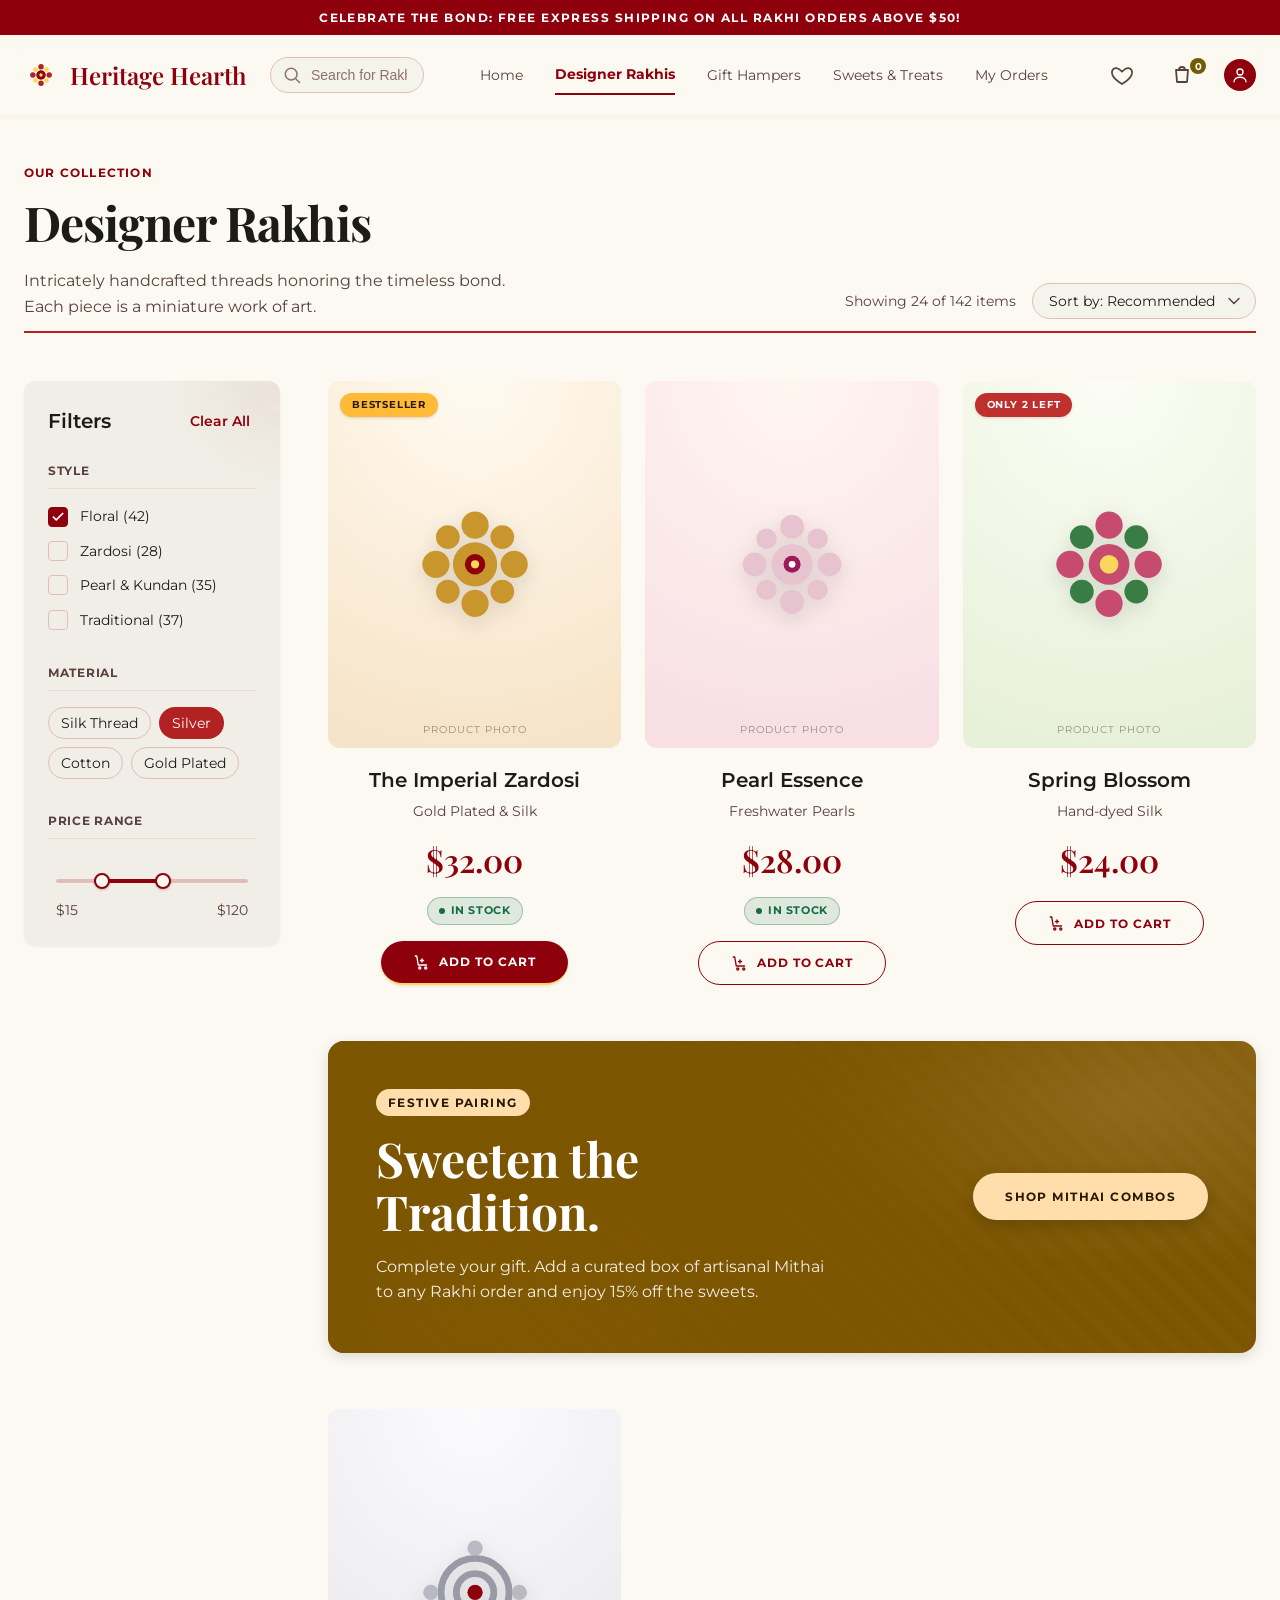
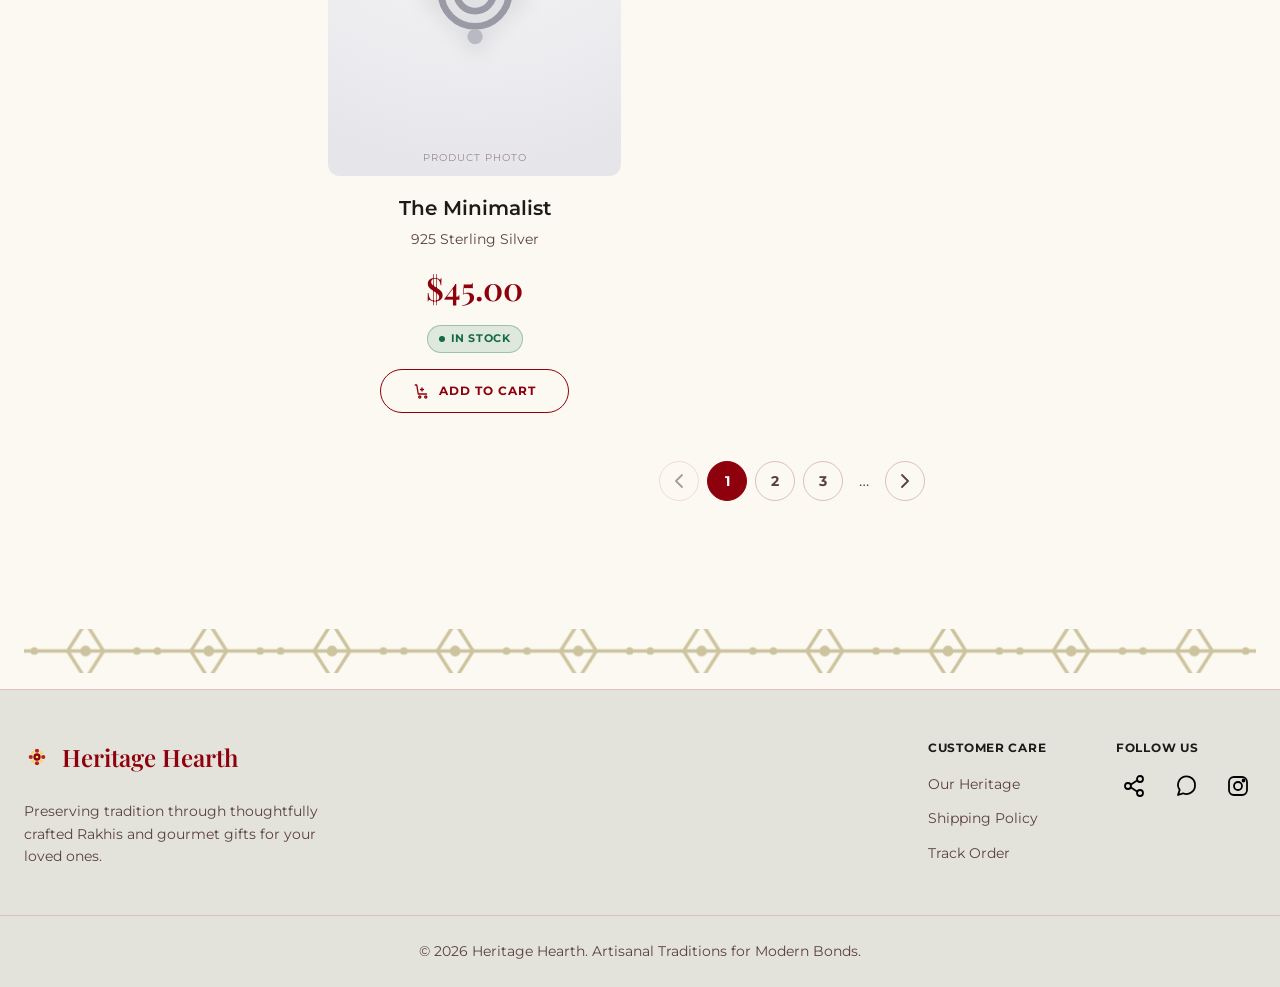
<file: designer-rakhis.html>
<!DOCTYPE html>
<html lang="en">
<head>
<meta charset="utf-8" />
<meta name="viewport" content="width=device-width, initial-scale=1.0" />
<title>Heritage Hearth — Designer Rakhis</title>
<meta name="description" content="Intricately handcrafted Designer Rakhis honoring the timeless bond of Raksha Bandhan." />
<style>
  /* ============ Embedded fonts (self-contained, no network) ============ */
  @font-face{
    font-family:'Playfair Display';font-style:normal;font-weight:600 700;font-display:swap;
    src:url([data-uri]) format('woff2');
  }
  @font-face{
    font-family:'Montserrat';font-style:normal;font-weight:400 700;font-display:swap;
    src:url([data-uri]) format('woff2');
  }

  /* ============ Design tokens (from the Heritage Hearth palette) ============ */
  :root{
    --background:#fbf9f1;
    --on-background:#1b1c17;
    --surface:#fbf9f1;
    --surface-container-lowest:#ffffff;
    --surface-container-low:#f5f4ec;
    --surface-container:#f0eee6;
    --surface-container-high:#eae8e0;
    --surface-container-highest:#e4e3db;
    --on-surface-variant:#5a403e;
    --outline:#8e706d;
    --outline-variant:#e2beba;

    --primary:#8f000d;
    --on-primary:#ffffff;
    --primary-container:#b22222;
    --on-primary-container:#ffc8c2;

    --secondary:#735c00;
    --on-secondary:#ffffff;
    --secondary-container:#fed65b;

    --tertiary-container:#7c5500;
    --on-tertiary:#ffffff;
    --tertiary-fixed:#ffdeac;
    --tertiary-fixed-dim:#ffba38;
    --on-tertiary-fixed:#281900;

    --error:#ba1a1a;
    --on-error:#ffffff;
    --emerald:#146c43;
    --on-emerald:#ffffff;
    --gold-line:#fed65b;

    --serif:'Playfair Display', Georgia, 'Times New Roman', serif;
    --sans:'Montserrat', system-ui, -apple-system, 'Segoe UI', Roboto, sans-serif;

    --container:1280px;
    --gutter:24px;
    --radius-lg:0.5rem;
    --radius-xl:0.75rem;
  }

  *{box-sizing:border-box;}
  html{-webkit-text-size-adjust:100%;scroll-behavior:smooth;}
  body{
    margin:0;background:var(--background);color:var(--on-background);
    font-family:var(--sans);font-size:16px;line-height:1.6;-webkit-font-smoothing:antialiased;
  }
  img{max-width:100%;display:block;}
  a{color:inherit;text-decoration:none;}
  button{font-family:inherit;cursor:pointer;border:none;background:none;}
  :focus-visible{outline:2px solid var(--primary);outline-offset:2px;border-radius:3px;}

  .wrap{max-width:var(--container);margin:0 auto;padding-left:var(--gutter);padding-right:var(--gutter);}
  .icon{width:24px;height:24px;stroke:currentColor;stroke-width:1.8;fill:none;stroke-linecap:round;stroke-linejoin:round;flex:none;}
  .icon-sm{width:18px;height:18px;}
  .icon-xs{width:14px;height:14px;}

  /* ============ Announcement bar ============ */
  .announce{
    background:var(--primary);color:var(--on-primary);text-align:center;padding:8px 12px;
    font-size:12px;font-weight:700;text-transform:uppercase;letter-spacing:.12em;
  }

  /* ============ Header ============ */
  header.site{
    position:sticky;top:0;z-index:50;width:100%;
    background:color-mix(in srgb,var(--surface) 90%,transparent);
    backdrop-filter:blur(10px);-webkit-backdrop-filter:blur(10px);
    box-shadow:0 1px 8px rgba(143,0,13,.05);
  }
  .header-inner{height:80px;display:flex;align-items:center;justify-content:space-between;gap:var(--gutter);}
  .brand{display:flex;align-items:center;gap:12px;flex:none;}
  .brand .mark{width:34px;height:34px;}
  .brand .name{font-family:var(--serif);font-weight:600;font-size:24px;color:var(--primary);}
  .search{flex:1;max-width:28rem;position:relative;display:flex;align-items:center;}
  .search svg{position:absolute;left:12px;width:20px;height:20px;color:var(--outline);}
  .search input{
    width:100%;padding:9px 16px 9px 40px;border-radius:999px;font-size:14px;
    background:var(--surface-container-low);border:1px solid var(--outline-variant);color:var(--on-background);
  }
  .search input::placeholder{color:var(--outline);}
  .search input:focus{outline:none;border-color:var(--primary);}
  nav.main{display:flex;align-items:center;gap:32px;padding:0 32px;}
  nav.main a{font-size:14px;color:var(--on-surface-variant);padding:8px 0;transition:color .2s;}
  nav.main a:hover{color:var(--primary);}
  nav.main a[aria-current="page"]{color:var(--primary);font-weight:700;border-bottom:2px solid var(--primary);}
  .actions{display:flex;align-items:center;gap:24px;flex:none;}
  .actions button{color:var(--on-surface-variant);display:flex;align-items:center;position:relative;transition:color .2s;}
  .actions button:hover{color:var(--primary);}
  .cart-badge{position:absolute;top:-4px;right:-6px;background:var(--secondary);color:var(--on-secondary);
    font-size:10px;width:16px;height:16px;border-radius:50%;display:flex;align-items:center;justify-content:center;font-weight:700;}
  .avatar{width:32px;height:32px;border-radius:50%;background:var(--primary);color:var(--on-primary);display:flex;align-items:center;justify-content:center;}

  /* ============ Collection header ============ */
  main{display:block;padding-bottom:64px;}
  .collection-head{padding-top:48px;padding-bottom:48px;}
  .head-row{
    display:flex;justify-content:space-between;align-items:flex-end;gap:24px;flex-wrap:wrap;
    border-bottom:2px solid var(--primary-container);padding-bottom:12px;margin-bottom:48px;
  }
  .eyebrow{display:block;color:var(--primary);font-size:12px;font-weight:700;text-transform:uppercase;letter-spacing:.1em;margin-bottom:12px;}
  h1.title{font-family:var(--serif);font-weight:700;font-size:48px;line-height:1.2;letter-spacing:-.02em;margin:0;text-wrap:balance;}
  .lede{color:var(--on-surface-variant);margin:16px 0 0;max-width:32rem;}
  .head-tools{display:flex;align-items:center;gap:16px;}
  .count{font-size:14px;color:var(--on-surface-variant);}
  .sortbox{position:relative;}
  .sortbox select{
    appearance:none;background:var(--surface-container-low);border:1px solid var(--outline-variant);
    border-radius:999px;padding:8px 40px 8px 16px;font-size:14px;color:var(--on-background);font-family:inherit;cursor:pointer;
  }
  .sortbox select:focus{outline:none;border-color:var(--primary);}
  .sortbox svg{position:absolute;right:12px;top:50%;transform:translateY(-50%);width:20px;height:20px;color:var(--on-surface-variant);pointer-events:none;}

  /* ============ Layout: sidebar + grid ============ */
  .layout{display:flex;gap:48px;align-items:flex-start;}
  aside.filters{width:16rem;flex:none;position:sticky;top:112px;}
  .filter-card{background:var(--surface-container);border-radius:var(--radius-xl);padding:24px;position:relative;overflow:hidden;box-shadow:0 1px 3px rgba(0,0,0,.06);}
  .filter-card::before{content:"";position:absolute;right:-64px;top:-64px;width:128px;height:128px;background:rgba(143,0,13,.05);border-radius:50%;filter:blur(32px);}
  .filter-head{display:flex;align-items:center;justify-content:space-between;margin-bottom:24px;position:relative;}
  .filter-head h3{font-family:var(--sans);font-weight:600;font-size:20px;margin:0;}
  .filter-head button{color:var(--primary);font-size:14px;font-weight:600;}
  .filter-group{margin-bottom:32px;position:relative;}
  .filter-group:last-child{margin-bottom:0;}
  .filter-group h4{font-size:12px;font-weight:700;text-transform:uppercase;letter-spacing:.06em;color:var(--on-surface-variant);
    margin:0 0 16px;border-bottom:1px solid rgba(226,190,186,.4);padding-bottom:8px;}
  .checks{display:flex;flex-direction:column;gap:12px;}
  .check{display:flex;align-items:center;gap:12px;cursor:pointer;font-size:14px;}
  .check input{position:absolute;opacity:0;width:0;height:0;}
  .box{width:20px;height:20px;border-radius:4px;border:1px solid var(--outline-variant);display:flex;align-items:center;justify-content:center;flex:none;transition:.15s;}
  .box svg{width:14px;height:14px;color:var(--on-primary);opacity:0;}
  .check input:checked + .box{background:var(--primary);border-color:var(--primary);}
  .check input:checked + .box svg{opacity:1;}
  .check:hover .label{color:var(--primary);}
  .chips{display:flex;flex-wrap:wrap;gap:8px;}
  .chip{padding:6px 12px;border-radius:999px;border:1px solid var(--outline-variant);font-size:14px;color:var(--on-background);background:none;transition:.15s;}
  .chip:hover{border-color:var(--primary);color:var(--primary);}
  .chip.active{background:var(--primary-container);color:var(--on-primary);border-color:transparent;}
  .range{padding:24px 8px 0;}
  .track{height:4px;background:var(--outline-variant);border-radius:999px;position:relative;}
  .track .fill{position:absolute;left:20%;right:40%;height:100%;background:var(--primary);border-radius:999px;}
  .track .knob{position:absolute;top:50%;transform:translateY(-50%);width:16px;height:16px;background:var(--surface);border:2px solid var(--primary);border-radius:50%;box-shadow:0 1px 3px rgba(0,0,0,.2);}
  .track .knob.a{left:20%;}
  .track .knob.b{right:40%;}
  .range-vals{display:flex;justify-content:space-between;margin-top:16px;font-size:14px;color:var(--on-surface-variant);}

  .grid-wrap{flex:1;min-width:0;}
  .grid{display:grid;grid-template-columns:repeat(3,1fr);gap:48px 24px;}

  /* ============ Product card ============ */
  .card{display:flex;flex-direction:column;align-items:center;text-align:center;}
  .thumb{position:relative;width:100%;aspect-ratio:4/5;border-radius:var(--radius-xl);overflow:hidden;margin-bottom:16px;background:var(--surface-container-low);cursor:pointer;}
  .thumb .art{width:100%;height:100%;}
  .badge{position:absolute;top:12px;left:12px;z-index:2;padding:4px 12px;border-radius:999px;font-size:10px;font-weight:700;text-transform:uppercase;letter-spacing:.08em;box-shadow:0 1px 3px rgba(0,0,0,.15);}
  .badge.best{background:var(--tertiary-fixed-dim);color:var(--on-tertiary-fixed);}
  .badge.low{background:color-mix(in srgb,var(--error) 90%,transparent);color:var(--on-error);}
  .quick{position:absolute;inset:0;display:flex;align-items:center;justify-content:center;background:rgba(251,249,241,0);opacity:0;transition:.3s;}
  .thumb:hover .quick{opacity:1;background:rgba(251,249,241,.2);}
  .quick button{background:color-mix(in srgb,var(--surface) 92%,transparent);color:var(--primary);font-size:12px;font-weight:700;
    text-transform:uppercase;letter-spacing:.12em;padding:12px 24px;border-radius:999px;box-shadow:0 4px 10px rgba(0,0,0,.15);
    display:flex;align-items:center;gap:8px;transform:translateY(16px);transition:.3s;}
  .thumb:hover .quick button{transform:translateY(0);}
  .quick button:hover{background:var(--primary);color:var(--on-primary);}
  .thumb .art{transition:transform .7s ease;}
  .thumb:hover .art{transform:scale(1.05);}
  .card h3{font-family:var(--sans);font-weight:600;font-size:20px;margin:0;transition:color .2s;}
  .card:hover h3{color:var(--primary);}
  .card .sub{font-size:14px;color:var(--on-surface-variant);margin:4px 0 12px;}
  .price{font-family:var(--serif);font-weight:600;font-size:32px;color:var(--primary);}
  .btn{margin-top:16px;padding:12px 32px;border-radius:999px;font-size:12px;font-weight:700;text-transform:uppercase;letter-spacing:.08em;
    display:inline-flex;align-items:center;justify-content:center;gap:8px;transition:.2s;}
  .btn-fill{background:var(--primary);color:var(--on-primary);box-shadow:0 1px 3px rgba(0,0,0,.1);border-bottom:2px solid var(--gold-line);}
  .btn-fill:hover{background:var(--primary-container);}
  .btn-outline{background:var(--surface);color:var(--primary);border:1px solid var(--primary);}
  .btn-outline:hover{background:var(--primary);color:var(--on-primary);}

  /* ============ Promo banner ============ */
  .promo{grid-column:1 / -1;position:relative;border-radius:1rem;overflow:hidden;background:var(--tertiary-container);box-shadow:0 4px 14px rgba(0,0,0,.12);margin:8px 0;}
  .promo .bg{position:absolute;inset:0;opacity:.5;
    background:
      radial-gradient(60% 90% at 85% 20%, rgba(255,222,172,.35), transparent 60%),
      radial-gradient(50% 80% at 15% 90%, rgba(255,186,56,.28), transparent 60%),
      repeating-linear-gradient(45deg, rgba(255,255,255,.04) 0 10px, transparent 10px 20px);}
  .promo .inner{position:relative;z-index:1;display:flex;flex-wrap:wrap;align-items:center;justify-content:space-between;gap:32px;padding:48px;
    background:linear-gradient(90deg, color-mix(in srgb,var(--tertiary-container) 90%,transparent), color-mix(in srgb,var(--tertiary-container) 55%,transparent) 55%, transparent);}
  .promo .copy{max-width:28rem;text-align:left;}
  .promo .tag{display:inline-block;padding:4px 12px;border-radius:999px;background:var(--tertiary-fixed);color:var(--on-tertiary-fixed);
    font-size:12px;font-weight:700;text-transform:uppercase;letter-spacing:.12em;margin-bottom:16px;}
  .promo h2{font-family:var(--serif);font-weight:700;font-size:48px;line-height:1.1;color:var(--on-tertiary);margin:0;}
  .promo p{color:color-mix(in srgb,var(--on-tertiary) 90%,transparent);margin:16px 0 0;}
  .promo .cta{flex:none;padding:16px 32px;border-radius:999px;background:var(--tertiary-fixed);color:var(--on-tertiary-fixed);
    font-size:12px;font-weight:700;text-transform:uppercase;letter-spacing:.12em;box-shadow:0 6px 16px rgba(0,0,0,.18);transition:.25s;}
  .promo .cta:hover{background:var(--surface);color:var(--primary);transform:translateY(-2px);}

  /* ============ Pagination ============ */
  .pager{margin-top:48px;display:flex;justify-content:center;align-items:center;gap:8px;}
  .pager button{width:40px;height:40px;border-radius:50%;display:flex;align-items:center;justify-content:center;
    border:1px solid var(--outline-variant);color:var(--on-surface-variant);font-size:14px;font-weight:700;transition:.15s;}
  .pager button:hover:not(:disabled){border-color:var(--primary);color:var(--primary);}
  .pager button.current{background:var(--primary);color:var(--on-primary);border-color:var(--primary);}
  .pager button:disabled{opacity:.5;cursor:not-allowed;}
  .pager .dots{padding:0 8px;color:var(--on-surface-variant);}

  /* ============ Footer ============ */
  footer.site{background:var(--surface-container-highest);border-top:1px solid var(--outline-variant);}
  .footer-top{display:flex;flex-wrap:wrap;justify-content:space-between;gap:48px;padding-top:48px;padding-bottom:48px;}
  .footer-brand{max-width:20rem;}
  .footer-brand .row{display:flex;align-items:center;gap:12px;margin-bottom:24px;}
  .footer-brand .mark{width:26px;height:26px;}
  .footer-brand .name{font-family:var(--serif);font-weight:600;font-size:24px;color:var(--primary);}
  .footer-brand p{font-size:14px;color:var(--on-surface-variant);margin:0;}
  .footer-cols{display:grid;grid-template-columns:repeat(2,minmax(140px,1fr));gap:24px 48px;}
  .footer-cols h4{font-size:12px;font-weight:700;text-transform:uppercase;letter-spacing:.06em;margin:0 0 16px;}
  .footer-cols ul{list-style:none;margin:0;padding:0;display:flex;flex-direction:column;gap:12px;}
  .footer-cols li{font-size:14px;color:var(--on-surface-variant);cursor:pointer;transition:color .15s;}
  .footer-cols li:hover{color:var(--primary);}
  .socials{display:flex;gap:16px;color:var(--on-surface-variant);}
  .socials button:hover{color:var(--primary);}
  .copyright{border-top:1px solid var(--outline-variant);text-align:center;padding:24px 0;font-size:14px;color:var(--on-surface-variant);}

  /* ============ Rakhi placeholder art ============ */
  .art{display:flex;align-items:center;justify-content:center;background:
    radial-gradient(120% 100% at 50% 0%, var(--art-b, #fff), var(--art-a, #f0eee6));}
  .art svg{width:58%;height:58%;filter:drop-shadow(0 6px 10px rgba(0,0,0,.12));}
  .art .cap{position:absolute;bottom:10px;left:0;right:0;text-align:center;font-size:10px;letter-spacing:.1em;
    text-transform:uppercase;color:var(--on-surface-variant);opacity:.55;}

  /* ============ Spec components (DESIGN.md) ============ */
  .stock{display:inline-flex;align-items:center;gap:6px;margin-top:12px;padding:4px 11px;border-radius:999px;
    background:color-mix(in srgb,var(--emerald) 12%,var(--surface));color:var(--emerald);
    border:1px solid color-mix(in srgb,var(--emerald) 32%,transparent);
    font-size:11px;font-weight:700;letter-spacing:.06em;text-transform:uppercase;}
  .stock .dot{width:6px;height:6px;border-radius:50%;background:var(--emerald);}
  .rakhi-ribbon{width:100%;max-width:var(--container);margin:16px auto;padding:0 var(--gutter);line-height:0;}
  .rakhi-ribbon svg{display:block;width:100%;height:44px;}

  /* ============ Responsive ============ */
  @media (max-width:1023px){
    nav.main{display:none;}
    aside.filters{display:none;}
  }
  @media (max-width:767px){
    .search{display:none;}
    .brand .name{display:none;}
    h1.title{font-size:32px;}
    .promo h2{font-size:32px;}
    .promo .inner{padding:32px;}
    .grid{grid-template-columns:repeat(2,1fr);gap:40px 16px;}
    .actions{gap:16px;}
    .btn{width:100%;}
  }
  @media (prefers-reduced-motion:reduce){
    *{transition:none !important;animation:none !important;scroll-behavior:auto;}
  }
</style>
</head>
<body>

<div class="announce">Celebrate the Bond: Free Express Shipping on all Rakhi Orders above $50!</div>

<header class="site">
  <div class="wrap header-inner">
    <div class="brand">
      <svg class="mark" viewBox="0 0 100 100" aria-hidden="true"><circle cx="50" cy="50" r="14" fill="#8f000d"/><g fill="#b22222"><circle cx="50" cy="26" r="8"/><circle cx="50" cy="74" r="8"/><circle cx="26" cy="50" r="8"/><circle cx="74" cy="50" r="8"/></g><g fill="#fed65b"><circle cx="34" cy="34" r="7"/><circle cx="66" cy="34" r="7"/><circle cx="34" cy="66" r="7"/><circle cx="66" cy="66" r="7"/></g><circle cx="50" cy="50" r="5" fill="#fed65b"/></svg>
      <span class="name">Heritage Hearth</span>
    </div>

    <div class="search">
      <svg viewBox="0 0 24 24" fill="none" stroke="currentColor" stroke-width="1.8" stroke-linecap="round"><circle cx="11" cy="11" r="7"/><line x1="21" y1="21" x2="16.7" y2="16.7"/></svg>
      <input type="text" placeholder="Search for Rakhis, Gifts..." aria-label="Search" />
    </div>

    <nav class="main" aria-label="Primary">
      <a href="index.html">Home</a>
      <a href="designer-rakhis.html" aria-current="page">Designer Rakhis</a>
      <a href="gift-hampers.html">Gift Hampers</a>
      <a href="#">Sweets &amp; Treats</a>
      <a href="#">My Orders</a>
    </nav>

    <div class="actions">
      <button aria-label="Wishlist"><svg class="icon" viewBox="0 0 24 24"><path d="M12 21s-7.5-4.6-9.6-9.2C1 8.4 2.6 5.5 5.6 5.1 7.7 4.8 9.4 6 12 8.6 14.6 6 16.3 4.8 18.4 5.1c3 .4 4.6 3.3 3.2 6.7C19.5 16.4 12 21 12 21z"/></svg></button>
      <button aria-label="Cart"><svg class="icon" viewBox="0 0 24 24"><path d="M6 7h12l-1 12H7L6 7z"/><path d="M9 7a3 3 0 0 1 6 0"/></svg><span class="cart-badge">0</span></button>
      <div class="avatar" aria-label="Account"><svg class="icon icon-sm" viewBox="0 0 24 24"><circle cx="12" cy="8" r="4"/><path d="M4 21c0-4 4-6 8-6s8 2 8 6"/></svg></div>
    </div>
  </div>
</header>

<main>
  <div class="wrap collection-head">
    <div class="head-row">
      <div>
        <span class="eyebrow">Our Collection</span>
        <h1 class="title">Designer Rakhis</h1>
        <p class="lede">Intricately handcrafted threads honoring the timeless bond. Each piece is a miniature work of art.</p>
      </div>
      <div class="head-tools">
        <span class="count">Showing 24 of 142 items</span>
        <div class="sortbox">
          <select aria-label="Sort products">
            <option>Sort by: Recommended</option>
            <option>Price: Low to High</option>
            <option>Price: High to Low</option>
            <option>Newest Arrivals</option>
          </select>
          <svg viewBox="0 0 24 24" fill="none" stroke="currentColor" stroke-width="1.8" stroke-linecap="round" stroke-linejoin="round"><polyline points="6 9 12 15 18 9"/></svg>
        </div>
      </div>
    </div>

    <div class="layout">
      <!-- Filters -->
      <aside class="filters" aria-label="Filters">
        <div class="filter-card">
          <div class="filter-head">
            <h3>Filters</h3>
            <button type="button">Clear All</button>
          </div>

          <div class="filter-group">
            <h4>Style</h4>
            <div class="checks">
              <label class="check"><input type="checkbox" checked /><span class="box"><svg viewBox="0 0 24 24" fill="none" stroke="currentColor" stroke-width="3" stroke-linecap="round" stroke-linejoin="round"><polyline points="20 6 9 17 4 12"/></svg></span><span class="label">Floral (42)</span></label>
              <label class="check"><input type="checkbox" /><span class="box"><svg viewBox="0 0 24 24" fill="none" stroke="currentColor" stroke-width="3" stroke-linecap="round" stroke-linejoin="round"><polyline points="20 6 9 17 4 12"/></svg></span><span class="label">Zardosi (28)</span></label>
              <label class="check"><input type="checkbox" /><span class="box"><svg viewBox="0 0 24 24" fill="none" stroke="currentColor" stroke-width="3" stroke-linecap="round" stroke-linejoin="round"><polyline points="20 6 9 17 4 12"/></svg></span><span class="label">Pearl &amp; Kundan (35)</span></label>
              <label class="check"><input type="checkbox" /><span class="box"><svg viewBox="0 0 24 24" fill="none" stroke="currentColor" stroke-width="3" stroke-linecap="round" stroke-linejoin="round"><polyline points="20 6 9 17 4 12"/></svg></span><span class="label">Traditional (37)</span></label>
            </div>
          </div>

          <div class="filter-group">
            <h4>Material</h4>
            <div class="chips">
              <button class="chip">Silk Thread</button>
              <button class="chip active">Silver</button>
              <button class="chip">Cotton</button>
              <button class="chip">Gold Plated</button>
            </div>
          </div>

          <div class="filter-group">
            <h4>Price Range</h4>
            <div class="range">
              <div class="track"><div class="fill"></div><div class="knob a"></div><div class="knob b"></div></div>
              <div class="range-vals"><span>$15</span><span>$120</span></div>
            </div>
          </div>
        </div>
      </aside>

      <!-- Product grid -->
      <div class="grid-wrap">
        <div class="grid">

          <!-- Card 1 -->
          <div class="card">
            <div class="thumb">
              <span class="badge best">Bestseller</span>
              <div class="art" style="--art-a:#f6e4c8;--art-b:#fffaf0;position:relative;">
                <svg viewBox="0 0 100 100" aria-hidden="true"><g fill="#c9962e"><circle cx="50" cy="50" r="13"/><circle cx="50" cy="27" r="8"/><circle cx="50" cy="73" r="8"/><circle cx="27" cy="50" r="8"/><circle cx="73" cy="50" r="8"/><circle cx="34" cy="34" r="7"/><circle cx="66" cy="34" r="7"/><circle cx="34" cy="66" r="7"/><circle cx="66" cy="66" r="7"/></g><circle cx="50" cy="50" r="6" fill="#8f000d"/><circle cx="50" cy="50" r="2.4" fill="#fed65b"/></svg>
                <span class="cap">Product photo</span>
              </div>
              <div class="quick"><button type="button"><svg class="icon icon-sm" viewBox="0 0 24 24"><path d="M1 12s4-7 11-7 11 7 11 7-4 7-11 7-11-7-11-7z"/><circle cx="12" cy="12" r="3"/></svg> Quick View</button></div>
            </div>
            <h3>The Imperial Zardosi</h3>
            <p class="sub">Gold Plated &amp; Silk</p>
            <span class="price">$32.00</span>
            <span class="stock"><span class="dot"></span>In Stock</span>
            <button class="btn btn-fill"><svg class="icon icon-sm" viewBox="0 0 24 24"><circle cx="9" cy="20" r="1.4"/><circle cx="17" cy="20" r="1.4"/><path d="M3 4h2l2 12h11"/><path d="M12 8v4M10 10h4"/></svg> Add to Cart</button>
          </div>

          <!-- Card 2 -->
          <div class="card">
            <div class="thumb">
              <div class="art" style="--art-a:#f7dfe4;--art-b:#fff6f0;position:relative;">
                <svg viewBox="0 0 100 100" aria-hidden="true"><g fill="#e6c3ce"><circle cx="50" cy="50" r="12"/><circle cx="50" cy="28" r="7"/><circle cx="50" cy="72" r="7"/><circle cx="28" cy="50" r="7"/><circle cx="72" cy="50" r="7"/><circle cx="35" cy="35" r="6"/><circle cx="65" cy="35" r="6"/><circle cx="35" cy="65" r="6"/><circle cx="65" cy="65" r="6"/></g><circle cx="50" cy="50" r="5" fill="#9B1B5A"/><circle cx="50" cy="50" r="2" fill="#fff"/></svg>
                <span class="cap">Product photo</span>
              </div>
              <div class="quick"><button type="button"><svg class="icon icon-sm" viewBox="0 0 24 24"><path d="M1 12s4-7 11-7 11 7 11 7-4 7-11 7-11-7-11-7z"/><circle cx="12" cy="12" r="3"/></svg> Quick View</button></div>
            </div>
            <h3>Pearl Essence</h3>
            <p class="sub">Freshwater Pearls</p>
            <span class="price">$28.00</span>
            <span class="stock"><span class="dot"></span>In Stock</span>
            <button class="btn btn-outline"><svg class="icon icon-sm" viewBox="0 0 24 24"><circle cx="9" cy="20" r="1.4"/><circle cx="17" cy="20" r="1.4"/><path d="M3 4h2l2 12h11"/><path d="M12 8v4M10 10h4"/></svg> Add to Cart</button>
          </div>

          <!-- Card 3 -->
          <div class="card">
            <div class="thumb">
              <span class="badge low">Only 2 Left</span>
              <div class="art" style="--art-a:#e7f0d9;--art-b:#fbfdf4;position:relative;">
                <svg viewBox="0 0 100 100" aria-hidden="true"><g fill="#c64b6e"><circle cx="50" cy="50" r="12"/><circle cx="50" cy="27" r="8"/><circle cx="50" cy="73" r="8"/><circle cx="27" cy="50" r="8"/><circle cx="73" cy="50" r="8"/></g><g fill="#3a7d44"><circle cx="34" cy="34" r="7"/><circle cx="66" cy="34" r="7"/><circle cx="34" cy="66" r="7"/><circle cx="66" cy="66" r="7"/></g><circle cx="50" cy="50" r="5.5" fill="#f9d65c"/></svg>
                <span class="cap">Product photo</span>
              </div>
              <div class="quick"><button type="button"><svg class="icon icon-sm" viewBox="0 0 24 24"><path d="M1 12s4-7 11-7 11 7 11 7-4 7-11 7-11-7-11-7z"/><circle cx="12" cy="12" r="3"/></svg> Quick View</button></div>
            </div>
            <h3>Spring Blossom</h3>
            <p class="sub">Hand-dyed Silk</p>
            <span class="price">$24.00</span>
            <button class="btn btn-outline"><svg class="icon icon-sm" viewBox="0 0 24 24"><circle cx="9" cy="20" r="1.4"/><circle cx="17" cy="20" r="1.4"/><path d="M3 4h2l2 12h11"/><path d="M12 8v4M10 10h4"/></svg> Add to Cart</button>
          </div>

          <!-- Promo banner -->
          <div class="promo">
            <div class="bg"></div>
            <div class="inner">
              <div class="copy">
                <span class="tag">Festive Pairing</span>
                <h2>Sweeten the<br />Tradition.</h2>
                <p>Complete your gift. Add a curated box of artisanal Mithai to any Rakhi order and enjoy 15% off the sweets.</p>
              </div>
              <button class="cta" type="button">Shop Mithai Combos</button>
            </div>
          </div>

          <!-- Card 4 -->
          <div class="card">
            <div class="thumb">
              <div class="art" style="--art-a:#e6e6ea;--art-b:#fbfbfd;position:relative;">
                <svg viewBox="0 0 100 100" aria-hidden="true"><g fill="none" stroke="#9a9aa6" stroke-width="4"><circle cx="50" cy="50" r="20"/><circle cx="50" cy="50" r="11"/></g><g fill="#b9b9c4"><circle cx="50" cy="24" r="4.5"/><circle cx="50" cy="76" r="4.5"/><circle cx="24" cy="50" r="4.5"/><circle cx="76" cy="50" r="4.5"/></g><circle cx="50" cy="50" r="4.5" fill="#8f000d"/></svg>
                <span class="cap">Product photo</span>
              </div>
              <div class="quick"><button type="button"><svg class="icon icon-sm" viewBox="0 0 24 24"><path d="M1 12s4-7 11-7 11 7 11 7-4 7-11 7-11-7-11-7z"/><circle cx="12" cy="12" r="3"/></svg> Quick View</button></div>
            </div>
            <h3>The Minimalist</h3>
            <p class="sub">925 Sterling Silver</p>
            <span class="price">$45.00</span>
            <span class="stock"><span class="dot"></span>In Stock</span>
            <button class="btn btn-outline"><svg class="icon icon-sm" viewBox="0 0 24 24"><circle cx="9" cy="20" r="1.4"/><circle cx="17" cy="20" r="1.4"/><path d="M3 4h2l2 12h11"/><path d="M12 8v4M10 10h4"/></svg> Add to Cart</button>
          </div>

        </div>

        <!-- Pagination -->
        <div class="pager">
          <button disabled aria-label="Previous"><svg class="icon" viewBox="0 0 24 24"><polyline points="15 18 9 12 15 6"/></svg></button>
          <button class="current" aria-current="page">1</button>
          <button>2</button>
          <button>3</button>
          <span class="dots">…</span>
          <button aria-label="Next"><svg class="icon" viewBox="0 0 24 24"><polyline points="9 18 15 12 9 6"/></svg></button>
        </div>
      </div>
    </div>
  </div>
</main>

<div class="rakhi-ribbon" aria-hidden="true">
  <svg viewBox="0 0 480 44" preserveAspectRatio="xMidYMid slice"><defs><pattern id="henna" width="48" height="44" patternUnits="userSpaceOnUse"><g fill="none" stroke="#735c00" stroke-width="1.3" opacity="0.34"><path d="M0 22h48"/><path d="M24 11l7 11-7 11-7-11z"/><circle cx="24" cy="22" r="2.1" fill="#735c00" stroke="none"/><circle cx="4" cy="22" r="1.5" fill="#735c00" stroke="none"/><circle cx="44" cy="22" r="1.5" fill="#735c00" stroke="none"/></g></pattern></defs><rect width="480" height="44" fill="url(#henna)"/></svg>
</div>

<footer class="site">
  <div class="wrap footer-top">
    <div class="footer-brand">
      <div class="row">
        <svg class="mark" viewBox="0 0 100 100" aria-hidden="true"><circle cx="50" cy="50" r="14" fill="#8f000d"/><g fill="#b22222"><circle cx="50" cy="26" r="8"/><circle cx="50" cy="74" r="8"/><circle cx="26" cy="50" r="8"/><circle cx="74" cy="50" r="8"/></g><g fill="#fed65b"><circle cx="34" cy="34" r="7"/><circle cx="66" cy="34" r="7"/><circle cx="34" cy="66" r="7"/><circle cx="66" cy="66" r="7"/></g><circle cx="50" cy="50" r="5" fill="#fed65b"/></svg>
        <span class="name">Heritage Hearth</span>
      </div>
      <p>Preserving tradition through thoughtfully crafted Rakhis and gourmet gifts for your loved ones.</p>
    </div>
    <div class="footer-cols">
      <div>
        <h4>Customer Care</h4>
        <ul><li>Our Heritage</li><li>Shipping Policy</li><li>Track Order</li></ul>
      </div>
      <div>
        <h4>Follow Us</h4>
        <div class="socials">
          <button aria-label="Share"><svg class="icon" viewBox="0 0 24 24"><circle cx="18" cy="5" r="3"/><circle cx="6" cy="12" r="3"/><circle cx="18" cy="19" r="3"/><line x1="8.6" y1="10.7" x2="15.4" y2="6.3"/><line x1="8.6" y1="13.3" x2="15.4" y2="17.7"/></svg></button>
          <button aria-label="Chat"><svg class="icon" viewBox="0 0 24 24"><path d="M21 11.5a8.5 8.5 0 0 1-11.9 7.8L4 21l1.7-5.1A8.5 8.5 0 1 1 21 11.5z"/></svg></button>
          <button aria-label="Instagram"><svg class="icon" viewBox="0 0 24 24"><rect x="3" y="3" width="18" height="18" rx="5"/><circle cx="12" cy="12" r="4"/><circle cx="17.5" cy="6.5" r="1"/></svg></button>
        </div>
      </div>
    </div>
  </div>
  <div class="copyright">© 2026 Heritage Hearth. Artisanal Traditions for Modern Bonds.</div>
</footer>

</body>
</html>
</file>
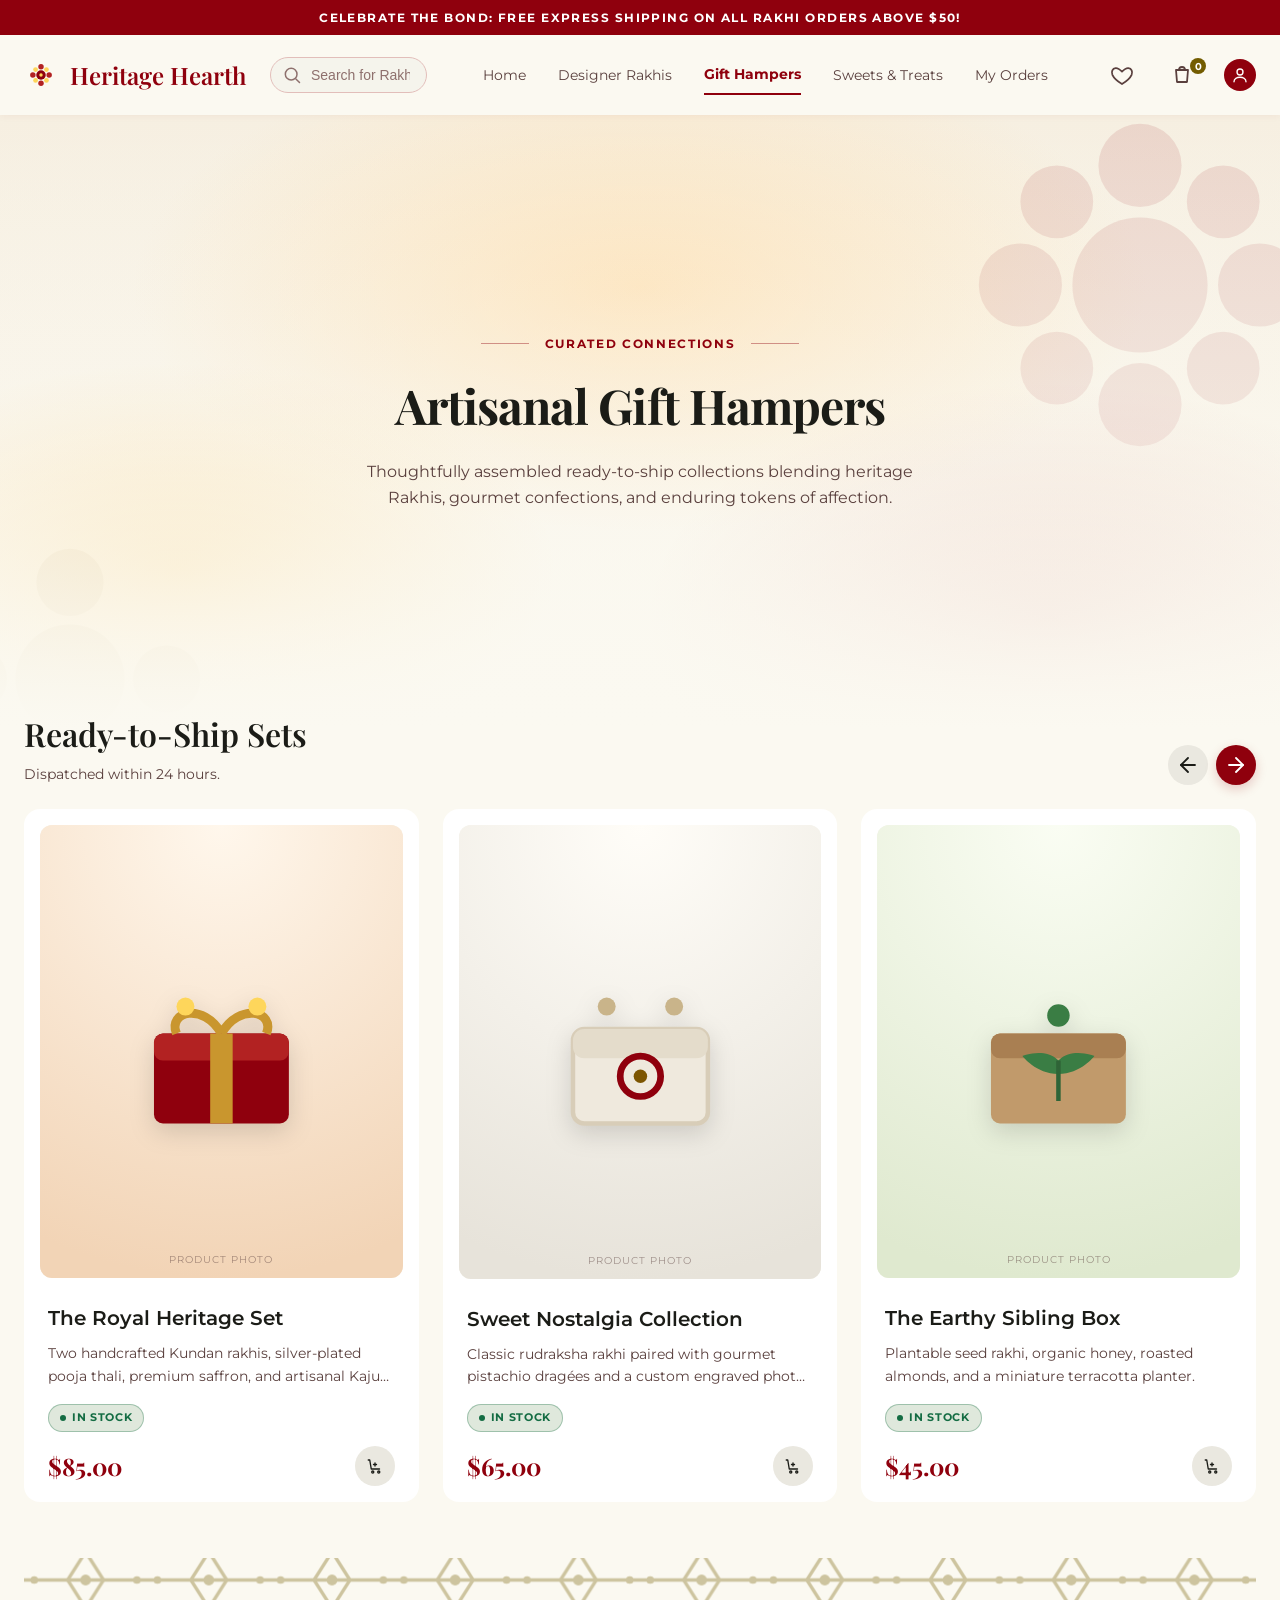
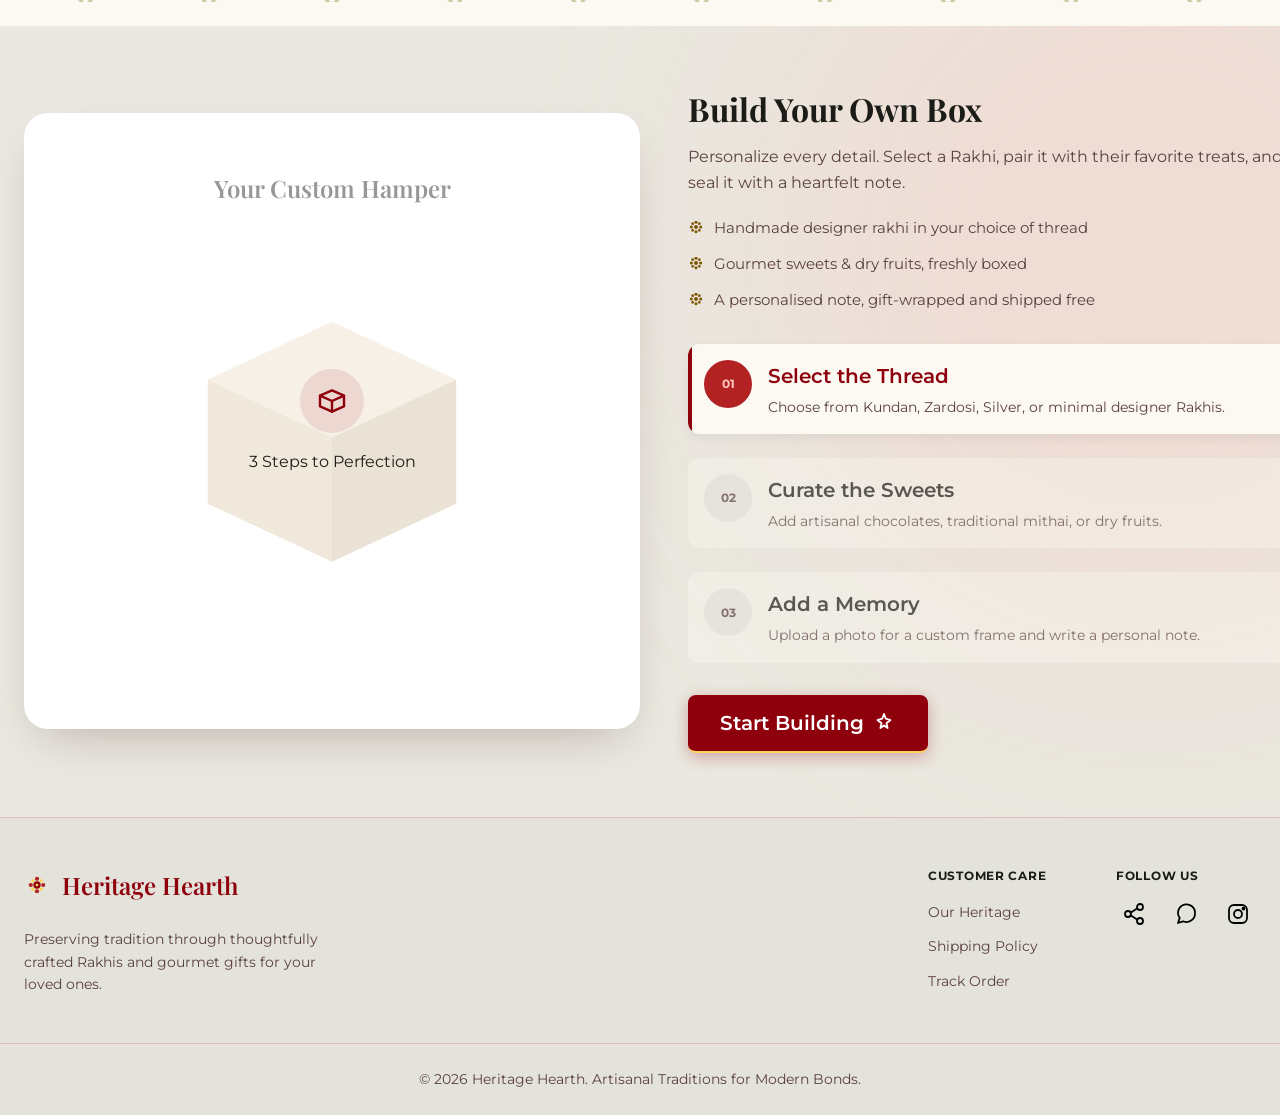
<file: gift-hampers.html>
<!DOCTYPE html>
<html lang="en">
<head>
<meta charset="utf-8" />
<meta name="viewport" content="width=device-width, initial-scale=1.0" />
<title>Heritage Hearth — Gift Hampers</title>
<meta name="description" content="Artisanal ready-to-ship Raksha Bandhan gift hampers — heritage Rakhis, gourmet sweets, and enduring keepsakes." />
<style>
  /* ============ Embedded fonts (self-contained, no network) ============ */
  @font-face{
    font-family:'Playfair Display';font-style:normal;font-weight:600 700;font-display:swap;
    src:url([data-uri]) format('woff2');
  }
  @font-face{
    font-family:'Montserrat';font-style:normal;font-weight:400 700;font-display:swap;
    src:url([data-uri]) format('woff2');
  }

  /* ============ Design tokens (Heritage Hearth palette) ============ */
  :root{
    --background:#fbf9f1;
    --on-background:#1b1c17;
    --surface:#fbf9f1;
    --surface-variant:#e4e3db;
    --surface-container-lowest:#ffffff;
    --surface-container-low:#f5f4ec;
    --surface-container:#f0eee6;
    --surface-container-high:#eae8e0;
    --surface-container-highest:#e4e3db;
    --on-surface:#1b1c17;
    --on-surface-variant:#5a403e;
    --outline:#8e706d;
    --outline-variant:#e2beba;

    --primary:#8f000d;
    --on-primary:#ffffff;
    --primary-container:#b22222;
    --on-primary-container:#ffc8c2;
    --primary-fixed-dim:#ffb4ac;

    --secondary:#735c00;
    --on-secondary:#ffffff;
    --secondary-container:#fed65b;

    --tertiary:#5d3f00;
    --on-tertiary:#ffffff;
    --tertiary-container:#7c5500;
    --tertiary-fixed:#ffdeac;
    --on-tertiary-fixed:#281900;

    --error:#ba1a1a;
    --on-error:#ffffff;
    --tertiary-fixed-dim:#ffba38;
    --emerald:#146c43;
    --on-emerald:#ffffff;
    --gold-line:#fed65b;

    --serif:'Playfair Display', Georgia, 'Times New Roman', serif;
    --sans:'Montserrat', system-ui, -apple-system, 'Segoe UI', Roboto, sans-serif;

    --container:1280px;
    --gutter:24px;
    --radius-lg:0.5rem;
    --radius-xl:0.75rem;
  }

  *{box-sizing:border-box;}
  html{-webkit-text-size-adjust:100%;scroll-behavior:smooth;}
  body{
    margin:0;background:var(--background);color:var(--on-background);
    font-family:var(--sans);font-size:16px;line-height:1.6;-webkit-font-smoothing:antialiased;
  }
  img{max-width:100%;display:block;}
  a{color:inherit;text-decoration:none;}
  button{font-family:inherit;cursor:pointer;border:none;background:none;}
  :focus-visible{outline:2px solid var(--primary);outline-offset:2px;border-radius:3px;}

  .wrap{max-width:var(--container);margin:0 auto;padding-left:var(--gutter);padding-right:var(--gutter);}
  .icon{width:24px;height:24px;stroke:currentColor;stroke-width:1.8;fill:none;stroke-linecap:round;stroke-linejoin:round;flex:none;}
  .icon-sm{width:18px;height:18px;}
  .icon-lg{width:32px;height:32px;}

  /* ============ Announcement bar ============ */
  .announce{background:var(--primary);color:var(--on-primary);text-align:center;padding:8px 12px;
    font-size:12px;font-weight:700;text-transform:uppercase;letter-spacing:.12em;}

  /* ============ Header ============ */
  header.site{position:sticky;top:0;z-index:50;width:100%;
    background:color-mix(in srgb,var(--surface) 90%,transparent);
    backdrop-filter:blur(10px);-webkit-backdrop-filter:blur(10px);box-shadow:0 1px 8px rgba(143,0,13,.05);}
  .header-inner{height:80px;display:flex;align-items:center;justify-content:space-between;gap:var(--gutter);}
  .brand{display:flex;align-items:center;gap:12px;flex:none;}
  .brand .mark{width:34px;height:34px;}
  .brand .name{font-family:var(--serif);font-weight:600;font-size:24px;color:var(--primary);}
  .search{flex:1;max-width:28rem;position:relative;display:flex;align-items:center;}
  .search svg{position:absolute;left:12px;width:20px;height:20px;color:var(--outline);}
  .search input{width:100%;padding:9px 16px 9px 40px;border-radius:999px;font-size:14px;
    background:var(--surface-container-low);border:1px solid var(--outline-variant);color:var(--on-background);}
  .search input::placeholder{color:var(--outline);}
  .search input:focus{outline:none;border-color:var(--primary);}
  nav.main{display:flex;align-items:center;gap:32px;padding:0 32px;}
  nav.main a{font-size:14px;color:var(--on-surface-variant);padding:8px 0;transition:color .2s;}
  nav.main a:hover{color:var(--primary);}
  nav.main a[aria-current="page"]{color:var(--primary);font-weight:700;border-bottom:2px solid var(--primary);}
  .actions{display:flex;align-items:center;gap:24px;flex:none;}
  .actions button{color:var(--on-surface-variant);display:flex;align-items:center;position:relative;transition:color .2s;}
  .actions button:hover{color:var(--primary);}
  .cart-badge{position:absolute;top:-4px;right:-6px;background:var(--secondary);color:var(--on-secondary);
    font-size:10px;width:16px;height:16px;border-radius:50%;display:flex;align-items:center;justify-content:center;font-weight:700;}
  .avatar{width:32px;height:32px;border-radius:50%;background:var(--primary);color:var(--on-primary);display:flex;align-items:center;justify-content:center;}

  /* ============ Hero ============ */
  .hero{position:relative;width:100%;min-height:400px;height:min(614px,72vh);display:flex;align-items:center;justify-content:center;overflow:hidden;background:var(--surface-container-low);}
  .hero .bg{position:absolute;inset:0;
    background:
      radial-gradient(55% 55% at 50% 28%, rgba(255,222,172,.75), transparent 72%),
      radial-gradient(45% 55% at 82% 82%, rgba(178,34,34,.16), transparent 70%),
      radial-gradient(42% 48% at 14% 74%, rgba(255,186,56,.30), transparent 70%),
      linear-gradient(180deg,#f6efe1,#fbf9f1);}
  .hero .motif{position:absolute;width:520px;height:520px;right:-120px;top:-90px;opacity:.10;pointer-events:none;}
  .hero .motif.two{left:-140px;bottom:-160px;top:auto;right:auto;width:420px;height:420px;opacity:.08;}
  .hero .scrim{position:absolute;inset:0;background:linear-gradient(to top,var(--surface),color-mix(in srgb,var(--surface) 40%,transparent) 42%,transparent);}
  .hero-content{position:relative;z-index:2;text-align:center;max-width:48rem;padding:0 var(--gutter);margin:0 auto;display:flex;flex-direction:column;align-items:center;}
  .eyebrow-lines{display:inline-flex;align-items:center;justify-content:center;margin-bottom:24px;}
  .eyebrow-lines .ln{width:48px;height:1px;background:color-mix(in srgb,var(--primary) 40%,transparent);}
  .eyebrow-lines .txt{margin:0 16px;color:var(--primary);font-size:12px;font-weight:700;text-transform:uppercase;letter-spacing:.14em;}
  .hero h1{font-family:var(--serif);font-weight:700;font-size:48px;line-height:1.2;letter-spacing:-.02em;color:var(--on-surface);margin:0 0 24px;text-wrap:balance;}
  .hero p{color:var(--on-surface-variant);max-width:36rem;margin:0;text-wrap:balance;}

  /* ============ Hampers grid ============ */
  .hampers{max-width:var(--container);margin:0 auto;padding:48px var(--gutter);position:relative;z-index:20;margin-top:-64px;}
  .hampers-head{display:flex;align-items:flex-end;justify-content:space-between;gap:16px;margin-bottom:24px;}
  .hampers-head h2{font-family:var(--serif);font-weight:600;font-size:32px;line-height:1.3;margin:0;}
  .hampers-head .subtle{font-size:14px;color:var(--on-surface-variant);margin:8px 0 0;}
  .navbtns{display:flex;gap:8px;}
  .navbtns button{width:40px;height:40px;border-radius:50%;display:flex;align-items:center;justify-content:center;transition:.2s;}
  .navbtns .prev{background:var(--surface-container-high);color:var(--on-surface);}
  .navbtns .prev:hover{background:var(--surface-variant);}
  .navbtns .next{background:var(--primary);color:var(--on-primary);box-shadow:0 4px 12px rgba(143,0,13,.2);}
  .navbtns .next:hover{background:var(--primary-container);color:var(--on-primary-container);}

  .hamper-grid{display:grid;grid-template-columns:repeat(3,1fr);gap:var(--gutter);}
  .hamper{position:relative;background:var(--surface-container-lowest);border-radius:1rem;padding:16px;transition:transform .3s,box-shadow .3s;display:flex;flex-direction:column;}
  .hamper:hover{box-shadow:0 20px 40px -12px rgba(60,20,20,.22);transform:translateY(-4px);}
  .hamper .pic{position:relative;width:100%;aspect-ratio:4/5;border-radius:var(--radius-xl);overflow:hidden;margin-bottom:24px;background:var(--surface-container-low);}
  .hbadge{position:absolute;top:16px;left:16px;padding:4px 12px;border-radius:999px;font-size:12px;font-weight:700;letter-spacing:.02em;}
  .hbadge.best{background:var(--tertiary-fixed-dim);color:var(--on-tertiary-fixed);}
  .hbadge.eco{background:var(--secondary);color:var(--on-secondary);}
  .hamper h3{font-family:var(--sans);font-weight:600;font-size:20px;margin:0 0 8px;padding:0 8px;}
  .hamper .desc{font-size:14px;color:var(--on-surface-variant);margin:0 0 16px;padding:0 8px;
    display:-webkit-box;-webkit-line-clamp:2;-webkit-box-orient:vertical;overflow:hidden;}
  .hamper .foot{display:flex;align-items:center;justify-content:space-between;padding:0 8px;margin-top:auto;}
  .hamper .price{font-family:var(--serif);font-weight:700;font-size:24px;color:var(--primary);}
  .addbtn{width:40px;height:40px;border-radius:50%;display:flex;align-items:center;justify-content:center;background:var(--surface-container-high);color:var(--on-surface);transition:.2s;}
  .hamper:hover .addbtn{background:var(--primary);color:var(--on-primary);}

  .art{display:flex;align-items:center;justify-content:center;width:100%;height:100%;position:relative;
    background:radial-gradient(120% 100% at 50% 0%, var(--art-b,#fff), var(--art-a,#f0eee6));transition:transform .7s ease;}
  .hamper:hover .art,.vis .art{transform:scale(1.03);}
  .art svg{width:62%;height:62%;filter:drop-shadow(0 8px 12px rgba(0,0,0,.14));}
  .art .cap{position:absolute;bottom:10px;left:0;right:0;text-align:center;font-size:10px;letter-spacing:.1em;text-transform:uppercase;color:var(--on-surface-variant);opacity:.5;}

  /* ============ Build Your Own Box ============ */
  .build{position:relative;width:100%;background:var(--surface-container-high);padding:64px 0;overflow:hidden;margin-top:24px;}
  .build .glow{position:absolute;right:-20%;top:-20%;width:60%;aspect-ratio:1;border-radius:50%;background:rgba(255,180,172,.22);filter:blur(120px);pointer-events:none;}
  .build-inner{position:relative;z-index:1;max-width:var(--container);margin:0 auto;padding:0 var(--gutter);display:flex;gap:48px;align-items:center;}
  .vis{width:50%;flex:none;}
  .vis-card{position:relative;width:100%;aspect-ratio:1;background:var(--surface-container-lowest);border-radius:1.5rem;box-shadow:0 20px 50px -20px rgba(60,20,20,.3);padding:32px;display:flex;flex-direction:column;align-items:center;justify-content:center;overflow:hidden;}
  .vis-card .cap-top{position:absolute;top:32px;font-family:var(--serif);font-weight:600;font-size:24px;color:var(--on-surface);opacity:.45;}
  .vis-art{position:relative;width:75%;height:75%;display:flex;align-items:center;justify-content:center;}
  .vis-art .box-bg{position:absolute;inset:0;opacity:.4;}
  .vis-center{position:relative;z-index:1;text-align:center;}
  .vis-center .circle{width:64px;height:64px;border-radius:50%;background:rgba(143,0,13,.1);display:flex;align-items:center;justify-content:center;margin:0 auto 16px;color:var(--primary);}
  .vis-center p{font-size:16px;color:var(--on-surface);margin:0;}

  .steps-col{width:50%;flex:none;display:flex;flex-direction:column;gap:32px;}
  .steps-col .intro h2{font-family:var(--serif);font-weight:700;font-size:32px;line-height:1.2;margin:0 0 16px;}
  .steps-col .intro p{color:var(--on-surface-variant);margin:0;}
  .steps{display:flex;flex-direction:column;gap:24px;}
  .step{display:flex;gap:16px;padding:16px;border-radius:var(--radius-xl);background:color-mix(in srgb,var(--surface) 50%,transparent);transition:.3s;cursor:pointer;position:relative;overflow:hidden;opacity:.7;}
  .step:hover{opacity:1;background:var(--surface);}
  .step.active{opacity:1;background:var(--surface);box-shadow:0 4px 12px rgba(0,0,0,.06);}
  .step.active::before{content:"";position:absolute;left:0;top:0;bottom:0;width:4px;background:var(--primary);}
  .step .num{width:48px;height:48px;border-radius:50%;display:flex;align-items:center;justify-content:center;font-size:12px;font-weight:700;flex:none;
    background:var(--surface-variant);color:var(--on-surface-variant);}
  .step.active .num{background:var(--primary-container);color:var(--on-primary-container);}
  .step h4{font-family:var(--sans);font-weight:600;font-size:20px;margin:0 0 4px;transition:color .2s;}
  .step.active h4{color:var(--primary);}
  .step p{font-size:14px;color:var(--on-surface-variant);margin:0;}
  .build-cta{align-self:flex-start;display:inline-flex;align-items:center;gap:8px;background:var(--primary);color:var(--on-primary);
    padding:16px 32px;border-radius:var(--radius-lg);font-family:var(--sans);font-weight:600;font-size:20px;
    box-shadow:0 4px 16px rgba(143,0,13,.3);border-bottom:2px solid var(--gold-line);transition:.2s;}
  .build-cta:hover{background:var(--primary-container);}

  /* ============ Footer ============ */
  footer.site{background:var(--surface-container-highest);border-top:1px solid var(--outline-variant);}
  .footer-top{display:flex;flex-wrap:wrap;justify-content:space-between;gap:48px;padding-top:48px;padding-bottom:48px;}
  .footer-brand{max-width:20rem;}
  .footer-brand .row{display:flex;align-items:center;gap:12px;margin-bottom:24px;}
  .footer-brand .mark{width:26px;height:26px;}
  .footer-brand .name{font-family:var(--serif);font-weight:600;font-size:24px;color:var(--primary);}
  .footer-brand p{font-size:14px;color:var(--on-surface-variant);margin:0;}
  .footer-cols{display:grid;grid-template-columns:repeat(2,minmax(140px,1fr));gap:24px 48px;}
  .footer-cols h4{font-size:12px;font-weight:700;text-transform:uppercase;letter-spacing:.06em;margin:0 0 16px;}
  .footer-cols ul{list-style:none;margin:0;padding:0;display:flex;flex-direction:column;gap:12px;}
  .footer-cols li{font-size:14px;color:var(--on-surface-variant);cursor:pointer;transition:color .15s;}
  .footer-cols li:hover{color:var(--primary);}
  .socials{display:flex;gap:16px;color:var(--on-surface-variant);}
  .socials button:hover{color:var(--primary);}
  .copyright{border-top:1px solid var(--outline-variant);text-align:center;padding:24px 0;font-size:14px;color:var(--on-surface-variant);}

  /* ============ Spec components (DESIGN.md) ============ */
  .stock-wrap{padding:0 8px;margin:0 0 14px;}
  .stock{display:inline-flex;align-items:center;gap:6px;padding:4px 11px;border-radius:999px;
    background:color-mix(in srgb,var(--emerald) 12%,var(--surface));color:var(--emerald);
    border:1px solid color-mix(in srgb,var(--emerald) 32%,transparent);
    font-size:11px;font-weight:700;letter-spacing:.06em;text-transform:uppercase;}
  .stock .dot{width:6px;height:6px;border-radius:50%;background:var(--emerald);}
  .feature-list{list-style:none;margin:20px 0 0;padding:0;display:flex;flex-direction:column;gap:12px;}
  .feature-list li{display:flex;align-items:flex-start;gap:10px;font-size:15px;color:var(--on-surface-variant);}
  .feature-list li svg{width:16px;height:16px;flex:none;margin-top:3px;color:var(--tertiary-container);}
  .rakhi-ribbon{width:100%;max-width:var(--container);margin:8px auto 0;padding:0 var(--gutter);line-height:0;}
  .rakhi-ribbon svg{display:block;width:100%;height:44px;}

  /* ============ Responsive ============ */
  @media (max-width:1023px){
    nav.main{display:none;}
    .build-inner{flex-direction:column;}
    .vis,.steps-col{width:100%;}
    .hamper-grid{grid-template-columns:repeat(2,1fr);}
    .hamper.third{display:none;}
  }
  @media (max-width:767px){
    .search{display:none;}
    .brand .name{display:none;}
    .hero h1{font-size:32px;}
    .hampers-head h2{font-size:24px;}
    .steps-col .intro h2{font-size:28px;}
    .navbtns{display:none;}
    .hamper-grid{grid-template-columns:1fr;}
    .hamper.third{display:flex;}
    .actions{gap:16px;}
  }
  @media (prefers-reduced-motion:reduce){
    *{transition:none !important;animation:none !important;scroll-behavior:auto;}
  }
</style>
</head>
<body>

<div class="announce">Celebrate the Bond: Free Express Shipping on all Rakhi Orders above $50!</div>

<header class="site">
  <div class="wrap header-inner">
    <div class="brand">
      <svg class="mark" viewBox="0 0 100 100" aria-hidden="true"><circle cx="50" cy="50" r="14" fill="#8f000d"/><g fill="#b22222"><circle cx="50" cy="26" r="8"/><circle cx="50" cy="74" r="8"/><circle cx="26" cy="50" r="8"/><circle cx="74" cy="50" r="8"/></g><g fill="#fed65b"><circle cx="34" cy="34" r="7"/><circle cx="66" cy="34" r="7"/><circle cx="34" cy="66" r="7"/><circle cx="66" cy="66" r="7"/></g><circle cx="50" cy="50" r="5" fill="#fed65b"/></svg>
      <span class="name">Heritage Hearth</span>
    </div>

    <div class="search">
      <svg viewBox="0 0 24 24" fill="none" stroke="currentColor" stroke-width="1.8" stroke-linecap="round"><circle cx="11" cy="11" r="7"/><line x1="21" y1="21" x2="16.7" y2="16.7"/></svg>
      <input type="text" placeholder="Search for Rakhis, Gifts..." aria-label="Search" />
    </div>

    <nav class="main" aria-label="Primary">
      <a href="#">Home</a>
      <a href="index.html">Designer Rakhis</a>
      <a href="gift-hampers.html" aria-current="page">Gift Hampers</a>
      <a href="#">Sweets &amp; Treats</a>
      <a href="#">My Orders</a>
    </nav>

    <div class="actions">
      <button aria-label="Wishlist"><svg class="icon" viewBox="0 0 24 24"><path d="M12 21s-7.5-4.6-9.6-9.2C1 8.4 2.6 5.5 5.6 5.1 7.7 4.8 9.4 6 12 8.6 14.6 6 16.3 4.8 18.4 5.1c3 .4 4.6 3.3 3.2 6.7C19.5 16.4 12 21 12 21z"/></svg></button>
      <button aria-label="Cart"><svg class="icon" viewBox="0 0 24 24"><path d="M6 7h12l-1 12H7L6 7z"/><path d="M9 7a3 3 0 0 1 6 0"/></svg><span class="cart-badge">0</span></button>
      <div class="avatar" aria-label="Account"><svg class="icon icon-sm" viewBox="0 0 24 24"><circle cx="12" cy="8" r="4"/><path d="M4 21c0-4 4-6 8-6s8 2 8 6"/></svg></div>
    </div>
  </div>
</header>

<main>
  <!-- Hero -->
  <section class="hero">
    <div class="bg"></div>
    <svg class="motif" viewBox="0 0 100 100" aria-hidden="true"><g fill="#8f000d"><circle cx="50" cy="50" r="13"/><circle cx="50" cy="27" r="8"/><circle cx="50" cy="73" r="8"/><circle cx="27" cy="50" r="8"/><circle cx="73" cy="50" r="8"/><circle cx="34" cy="34" r="7"/><circle cx="66" cy="34" r="7"/><circle cx="34" cy="66" r="7"/><circle cx="66" cy="66" r="7"/></g></svg>
    <svg class="motif two" viewBox="0 0 100 100" aria-hidden="true"><g fill="#7c5500"><circle cx="50" cy="50" r="13"/><circle cx="50" cy="27" r="8"/><circle cx="50" cy="73" r="8"/><circle cx="27" cy="50" r="8"/><circle cx="73" cy="50" r="8"/></g></svg>
    <div class="scrim"></div>
    <div class="hero-content">
      <div class="eyebrow-lines"><span class="ln"></span><span class="txt">Curated Connections</span><span class="ln"></span></div>
      <h1>Artisanal Gift Hampers</h1>
      <p>Thoughtfully assembled ready-to-ship collections blending heritage Rakhis, gourmet confections, and enduring tokens of affection.</p>
    </div>
  </section>

  <!-- Ready-to-Ship Sets -->
  <section class="hampers">
    <div class="hampers-head">
      <div>
        <h2>Ready-to-Ship Sets</h2>
        <p class="subtle">Dispatched within 24 hours.</p>
      </div>
      <div class="navbtns">
        <button class="prev" aria-label="Previous"><svg class="icon" viewBox="0 0 24 24"><line x1="19" y1="12" x2="5" y2="12"/><polyline points="12 19 5 12 12 5"/></svg></button>
        <button class="next" aria-label="Next"><svg class="icon" viewBox="0 0 24 24"><line x1="5" y1="12" x2="19" y2="12"/><polyline points="12 5 19 12 12 19"/></svg></button>
      </div>
    </div>

    <div class="hamper-grid">
      <!-- Hamper 1 -->
      <article class="hamper">
        <div class="pic">
          <span class="hbadge best">Bestseller</span>
          <div class="art" style="--art-a:#f2d4b6;--art-b:#fff7ec;">
            <svg viewBox="0 0 100 100" aria-hidden="true"><rect x="20" y="42" width="60" height="40" rx="4" fill="#8f000d"/><rect x="20" y="42" width="60" height="12" rx="4" fill="#b22222"/><rect x="45" y="42" width="10" height="40" fill="#c9962e"/><path d="M50 42c-8-14-24-10-20 0M50 42c8-14 24-10 20 0" fill="none" stroke="#c9962e" stroke-width="4"/><g fill="#fed65b"><circle cx="34" cy="30" r="4"/><circle cx="66" cy="30" r="4"/></g></svg>
            <span class="cap">Product photo</span>
          </div>
        </div>
        <h3>The Royal Heritage Set</h3>
        <p class="desc">Two handcrafted Kundan rakhis, silver-plated pooja thali, premium saffron, and artisanal Kaju Katli.</p>
        <div class="stock-wrap"><span class="stock"><span class="dot"></span>In Stock</span></div>
        <div class="foot">
          <span class="price">$85.00</span>
          <button class="addbtn" aria-label="Add to cart"><svg class="icon icon-sm" viewBox="0 0 24 24"><circle cx="9" cy="20" r="1.4"/><circle cx="17" cy="20" r="1.4"/><path d="M3 4h2l2 12h11"/><path d="M12 8v4M10 10h4"/></svg></button>
        </div>
      </article>

      <!-- Hamper 2 -->
      <article class="hamper">
        <div class="pic">
          <div class="art" style="--art-a:#e7e3da;--art-b:#fffdf8;">
            <svg viewBox="0 0 100 100" aria-hidden="true"><rect x="20" y="40" width="60" height="42" rx="5" fill="#efe9dd" stroke="#d8cdb8" stroke-width="2"/><rect x="20" y="40" width="60" height="13" rx="5" fill="#e4dccb"/><circle cx="50" cy="61" r="9" fill="none" stroke="#8f000d" stroke-width="3"/><circle cx="50" cy="61" r="3" fill="#7c5500"/><g fill="#c9b48a"><circle cx="35" cy="30" r="4"/><circle cx="65" cy="30" r="4"/></g></svg>
            <span class="cap">Product photo</span>
          </div>
        </div>
        <h3>Sweet Nostalgia Collection</h3>
        <p class="desc">Classic rudraksha rakhi paired with gourmet pistachio dragées and a custom engraved photo frame.</p>
        <div class="stock-wrap"><span class="stock"><span class="dot"></span>In Stock</span></div>
        <div class="foot">
          <span class="price">$65.00</span>
          <button class="addbtn" aria-label="Add to cart"><svg class="icon icon-sm" viewBox="0 0 24 24"><circle cx="9" cy="20" r="1.4"/><circle cx="17" cy="20" r="1.4"/><path d="M3 4h2l2 12h11"/><path d="M12 8v4M10 10h4"/></svg></button>
        </div>
      </article>

      <!-- Hamper 3 -->
      <article class="hamper third">
        <div class="pic">
          <span class="hbadge eco">Eco-Friendly</span>
          <div class="art" style="--art-a:#dfe9cf;--art-b:#fafdf3;">
            <svg viewBox="0 0 100 100" aria-hidden="true"><rect x="20" y="42" width="60" height="40" rx="4" fill="#c19a6b"/><rect x="20" y="42" width="60" height="11" rx="4" fill="#a97f52"/><path d="M50 60c-10 0-16-8-16-8s10-4 16 2c6-6 16-2 16-2s-6 8-16 8z" fill="#3a7d44"/><path d="M50 54v18" stroke="#2f6437" stroke-width="2"/><circle cx="50" cy="34" r="5" fill="#3a7d44"/></svg>
            <span class="cap">Product photo</span>
          </div>
        </div>
        <h3>The Earthy Sibling Box</h3>
        <p class="desc">Plantable seed rakhi, organic honey, roasted almonds, and a miniature terracotta planter.</p>
        <div class="stock-wrap"><span class="stock"><span class="dot"></span>In Stock</span></div>
        <div class="foot">
          <span class="price">$45.00</span>
          <button class="addbtn" aria-label="Add to cart"><svg class="icon icon-sm" viewBox="0 0 24 24"><circle cx="9" cy="20" r="1.4"/><circle cx="17" cy="20" r="1.4"/><path d="M3 4h2l2 12h11"/><path d="M12 8v4M10 10h4"/></svg></button>
        </div>
      </article>
    </div>
  </section>

  <div class="rakhi-ribbon" aria-hidden="true">
    <svg viewBox="0 0 480 44" preserveAspectRatio="xMidYMid slice"><defs><pattern id="henna" width="48" height="44" patternUnits="userSpaceOnUse"><g fill="none" stroke="#735c00" stroke-width="1.3" opacity="0.34"><path d="M0 22h48"/><path d="M24 11l7 11-7 11-7-11z"/><circle cx="24" cy="22" r="2.1" fill="#735c00" stroke="none"/><circle cx="4" cy="22" r="1.5" fill="#735c00" stroke="none"/><circle cx="44" cy="22" r="1.5" fill="#735c00" stroke="none"/></g></pattern></defs><rect width="480" height="44" fill="url(#henna)"/></svg>
  </div>

  <!-- Build Your Own Box -->
  <section class="build">
    <div class="glow"></div>
    <div class="build-inner">
      <!-- Visualizer -->
      <div class="vis">
        <div class="vis-card">
          <h3 class="cap-top">Your Custom Hamper</h3>
          <div class="vis-art">
            <svg class="box-bg" viewBox="0 0 100 100" aria-hidden="true"><path d="M20 40l30-14 30 14-30 14z" fill="#e9dcc4"/><path d="M20 40v30l30 14V54z" fill="#d8c6a6"/><path d="M80 40v30L50 84V54z" fill="#cbb896"/></svg>
            <div class="vis-center">
              <div class="circle"><svg class="icon icon-lg" viewBox="0 0 24 24"><path d="M3 8l9-4 9 4-9 4-9-4z"/><path d="M3 8v8l9 4 9-4V8"/><path d="M12 12v8"/></svg></div>
              <p>3 Steps to Perfection</p>
            </div>
          </div>
        </div>
      </div>

      <!-- Steps -->
      <div class="steps-col">
        <div class="intro">
          <h2>Build Your Own Box</h2>
          <p>Personalize every detail. Select a Rakhi, pair it with their favorite treats, and seal it with a heartfelt note.</p>
          <ul class="feature-list">
            <li><svg viewBox="0 0 24 24" fill="currentColor" aria-hidden="true"><circle cx="12" cy="12" r="3"/><circle cx="12" cy="5" r="2.3"/><circle cx="12" cy="19" r="2.3"/><circle cx="5" cy="12" r="2.3"/><circle cx="19" cy="12" r="2.3"/><circle cx="7" cy="7" r="2"/><circle cx="17" cy="7" r="2"/><circle cx="7" cy="17" r="2"/><circle cx="17" cy="17" r="2"/></svg>Handmade designer rakhi in your choice of thread</li>
            <li><svg viewBox="0 0 24 24" fill="currentColor" aria-hidden="true"><circle cx="12" cy="12" r="3"/><circle cx="12" cy="5" r="2.3"/><circle cx="12" cy="19" r="2.3"/><circle cx="5" cy="12" r="2.3"/><circle cx="19" cy="12" r="2.3"/><circle cx="7" cy="7" r="2"/><circle cx="17" cy="7" r="2"/><circle cx="7" cy="17" r="2"/><circle cx="17" cy="17" r="2"/></svg>Gourmet sweets &amp; dry fruits, freshly boxed</li>
            <li><svg viewBox="0 0 24 24" fill="currentColor" aria-hidden="true"><circle cx="12" cy="12" r="3"/><circle cx="12" cy="5" r="2.3"/><circle cx="12" cy="19" r="2.3"/><circle cx="5" cy="12" r="2.3"/><circle cx="19" cy="12" r="2.3"/><circle cx="7" cy="7" r="2"/><circle cx="17" cy="7" r="2"/><circle cx="7" cy="17" r="2"/><circle cx="17" cy="17" r="2"/></svg>A personalised note, gift-wrapped and shipped free</li>
          </ul>
        </div>
        <div class="steps">
          <div class="step active">
            <div class="num">01</div>
            <div>
              <h4>Select the Thread</h4>
              <p>Choose from Kundan, Zardosi, Silver, or minimal designer Rakhis.</p>
            </div>
          </div>
          <div class="step">
            <div class="num">02</div>
            <div>
              <h4>Curate the Sweets</h4>
              <p>Add artisanal chocolates, traditional mithai, or dry fruits.</p>
            </div>
          </div>
          <div class="step">
            <div class="num">03</div>
            <div>
              <h4>Add a Memory</h4>
              <p>Upload a photo for a custom frame and write a personal note.</p>
            </div>
          </div>
        </div>
        <button class="build-cta" type="button">Start Building
          <svg class="icon" viewBox="0 0 24 24"><path d="M12 3l1.8 4.7L18.5 9l-4 3.2L15.6 17 12 14.4 8.4 17l1.1-4.8-4-3.2 4.7-1.3z"/></svg>
        </button>
      </div>
    </div>
  </section>
</main>

<footer class="site">
  <div class="wrap footer-top">
    <div class="footer-brand">
      <div class="row">
        <svg class="mark" viewBox="0 0 100 100" aria-hidden="true"><circle cx="50" cy="50" r="14" fill="#8f000d"/><g fill="#b22222"><circle cx="50" cy="26" r="8"/><circle cx="50" cy="74" r="8"/><circle cx="26" cy="50" r="8"/><circle cx="74" cy="50" r="8"/></g><g fill="#fed65b"><circle cx="34" cy="34" r="7"/><circle cx="66" cy="34" r="7"/><circle cx="34" cy="66" r="7"/><circle cx="66" cy="66" r="7"/></g><circle cx="50" cy="50" r="5" fill="#fed65b"/></svg>
        <span class="name">Heritage Hearth</span>
      </div>
      <p>Preserving tradition through thoughtfully crafted Rakhis and gourmet gifts for your loved ones.</p>
    </div>
    <div class="footer-cols">
      <div>
        <h4>Customer Care</h4>
        <ul><li>Our Heritage</li><li>Shipping Policy</li><li>Track Order</li></ul>
      </div>
      <div>
        <h4>Follow Us</h4>
        <div class="socials">
          <button aria-label="Share"><svg class="icon" viewBox="0 0 24 24"><circle cx="18" cy="5" r="3"/><circle cx="6" cy="12" r="3"/><circle cx="18" cy="19" r="3"/><line x1="8.6" y1="10.7" x2="15.4" y2="6.3"/><line x1="8.6" y1="13.3" x2="15.4" y2="17.7"/></svg></button>
          <button aria-label="Chat"><svg class="icon" viewBox="0 0 24 24"><path d="M21 11.5a8.5 8.5 0 0 1-11.9 7.8L4 21l1.7-5.1A8.5 8.5 0 1 1 21 11.5z"/></svg></button>
          <button aria-label="Instagram"><svg class="icon" viewBox="0 0 24 24"><rect x="3" y="3" width="18" height="18" rx="5"/><circle cx="12" cy="12" r="4"/><circle cx="17.5" cy="6.5" r="1"/></svg></button>
        </div>
      </div>
    </div>
  </div>
  <div class="copyright">© 2026 Heritage Hearth. Artisanal Traditions for Modern Bonds.</div>
</footer>

</body>
</html>
</file>
